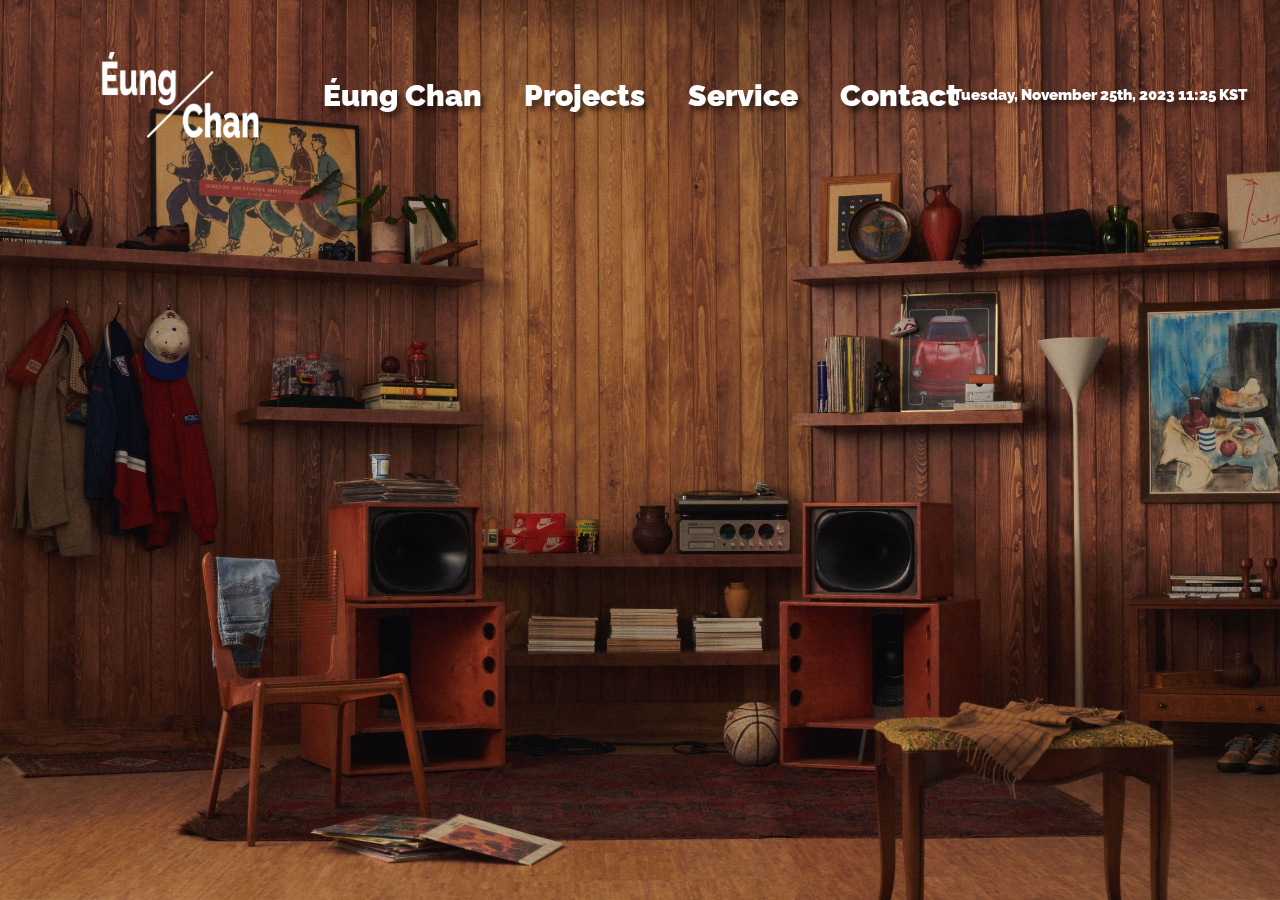
<file: index.html>
<!DOCTYPE html>
<html lang="en">

<head>
  <meta charset="UTF-8">
  <meta name="viewport" content="width=device-width, initial-scale=1.0">
  <title>Éung Chan</title>
  <link rel="stylesheet" href="css/main.css">
</head>

<body>
  <nav class="navi">
    <div class="navi2">
      <h1 class="logo"><a href="index.html">
          <img class="logo_image" src="images/logo/logo_white.png" alt=""></a>
      </h1>
      <ul class="menu_list">
        <li class="menu_1"><a class="menu_btn_1" href="eungchan.html">Éung Chan</a></li>
        <li class="menu_2"><a class="menu_btn_2" href="project1_23fw.html">Projects</a>
          <ul class="projects_list">
            <li class="projects"><a class="sub_menu" href="project1_23fw.html">2023 FW</a></li>
            <li class="projects"><a class="sub_menu" href="project2_23ss.html">2023 SS</a></li>
            <li class="projects"><a class="sub_menu" href="project3_22fw.html">2022 FW</a></li>
          </ul>
        <li class="menu_3"><a class="menu_btn_3" href="service.html">Service</a></li>
        <li class="menu_4"><a class="menu_btn_4" href="contact.html">Contact</a></li>
      </ul>
      <p class="time"><a href="">Tuesday, November 25th, 2023 11:25 KST</a></p>
    </div>
  </nav>
</body>

</html>
</file>
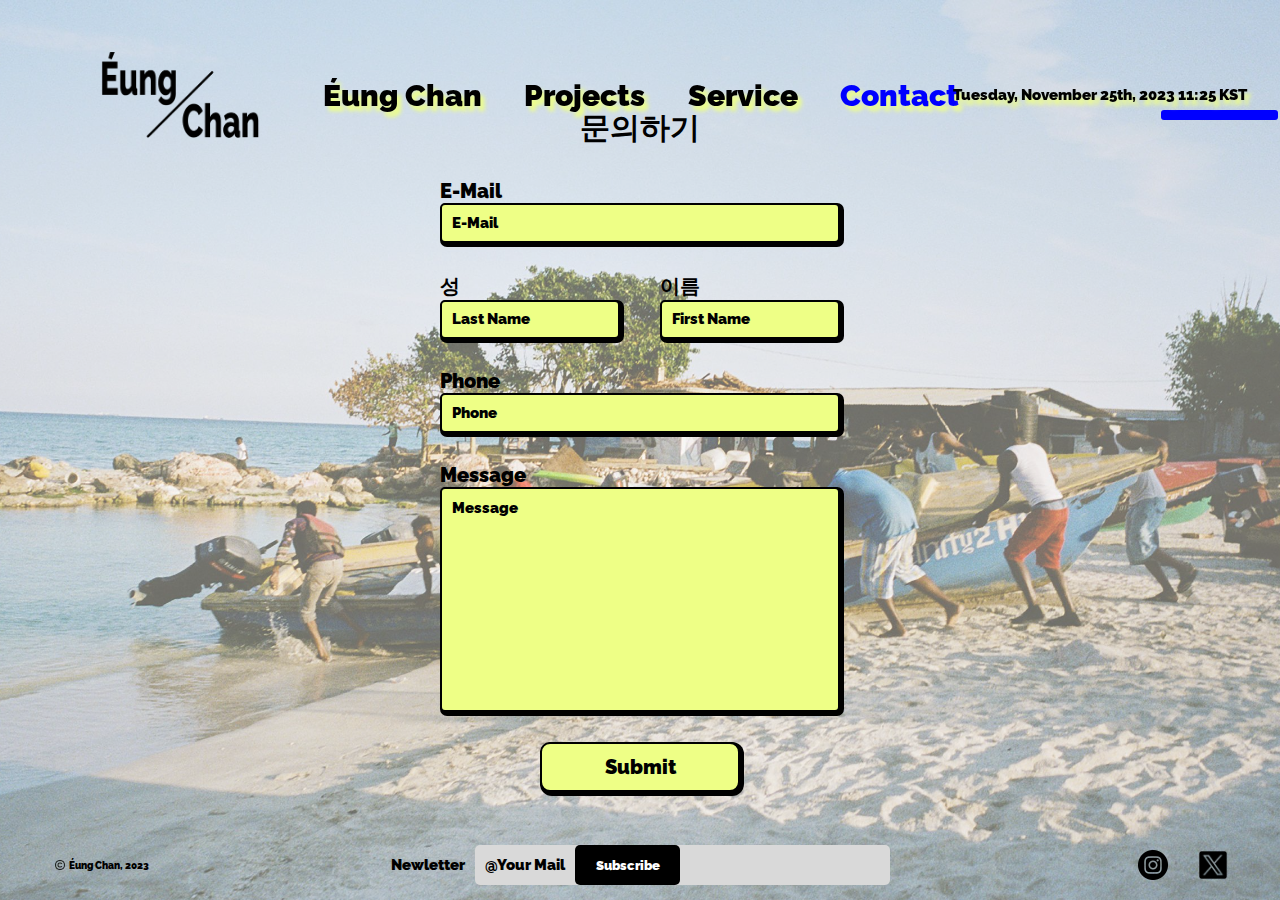
<file: contact.html>
<!DOCTYPE html>
<html lang="en">

<head>
  <meta charset="UTF-8">
  <meta name="viewport" content="width=device-width, initial-scale=1.0">
  <title>Éung Chan</title>
  <link rel="stylesheet" href="css/contact.css">
</head>

<body>
  <nav class="navi">
    <div class="navi2">
      <h1 class="logo"><a href="index.html">
          <img class="logo_image" src="images/logo/logo.png" alt=""></a>
      </h1>
      <ul class="menu_list">
        <li class="menu_1"><a class="menu_btn_1" href="eungchan.html">Éung Chan</a></li>
        <li class="menu_2"><a class="menu_btn_2" href="project1_23fw.html">Projects</a>
          <ul class="projects_list">
            <li class="projects"><a class="sub_menu" href="project1_23fw.html">2023 FW</a></li>
            <li class="projects"><a class="sub_menu" href="project2_23ss.html">2023 SS</a></li>
            <li class="projects"><a class="sub_menu" href="project3_22fw.html">2022 FW</a></li>
        </li>
      </ul>
      <li class="menu_3"><a class="menu_btn_3" href="service.html">Service</a></li>
      <li class="menu_4"><a class="menu_btn_4" href="contact.html">Contact</a></li>
      <span class="line"></span>
      </ul>
      <p class="time"><a href="">Tuesday, November 25th, 2023 11:25 KST</a></p>
    </div>
  </nav>
  <section>
    <div class="inquiry">
      <p>문의하기</p>
      <form action="" class="email">
        <div class="input-wrapper">
          <label class="email" for="email">E-Mail</label>
          <input class="email" type="email" id="text" placeholder="E-Mail" required>
        </div>
      </form>
      <div class="fullname">
        <form action="" class="lastname">
          <div class="input-wrapper">
            <label for="text">성</label>
            <input class="lastname" type="text" id="text" placeholder="Last Name" required>
          </div>
        </form>
        <form action="" class="firstname">
          <div class="input-wrapper">
            <label for="text">이름</label>
            <input class="firstname" type="text" id="text" placeholder="First Name" required>
          </div>
        </form>
      </div>
      <form action="" class="phone">
        <div class="input-wrapper">
          <label for="text">Phone</label>
          <input class="phone" type="text" id="text" placeholder="Phone" required>
        </div>
      </form>
      </form>
      <form action="" class="message">
        <div class="input-wrapper">
          <label for="textarea">Message</label>
          <textarea id="textarea" placeholder="Message"></textarea>
        </div>
      </form>
      <button class="submit"><a class="submit" href="">Submit</a></button>
    </div>
  </section>
  <footer>
    <div class="copyright">
      <img class="copyright_image" src="images/icon/copyright.png" alt="">
      <p class="copyright_copyright">Éung Chan, 2023</p>
    </div>
    <div class="mail">
      <p class="newletter">Newletter</p>
      <form action="" class="form"><a class="subscribe" href="#">
          <div class="input-wrapper">
            <label for="email"></label>
            <input class="yourmail" type="email" id="#email" placeholder="@Your Mail" required>
          </div>
      </form>
      <button class="subscribe_btn">Subscribe</button>
      </a>
    </div>
    <div class="sns_icon">
      <figure class="sns_icon_list">
        <a href=""><img class="instagram_icon" src="images/icon/instagram_logo.png" alt=""></a>
      </figure>
      <figure class="sns_icon_list">
        <a href=""><img class="x_icon" src="images/icon/x_logo.png" alt=""></a>
      </figure>
    </div>
  </footer>
</body>

</html>
</file>
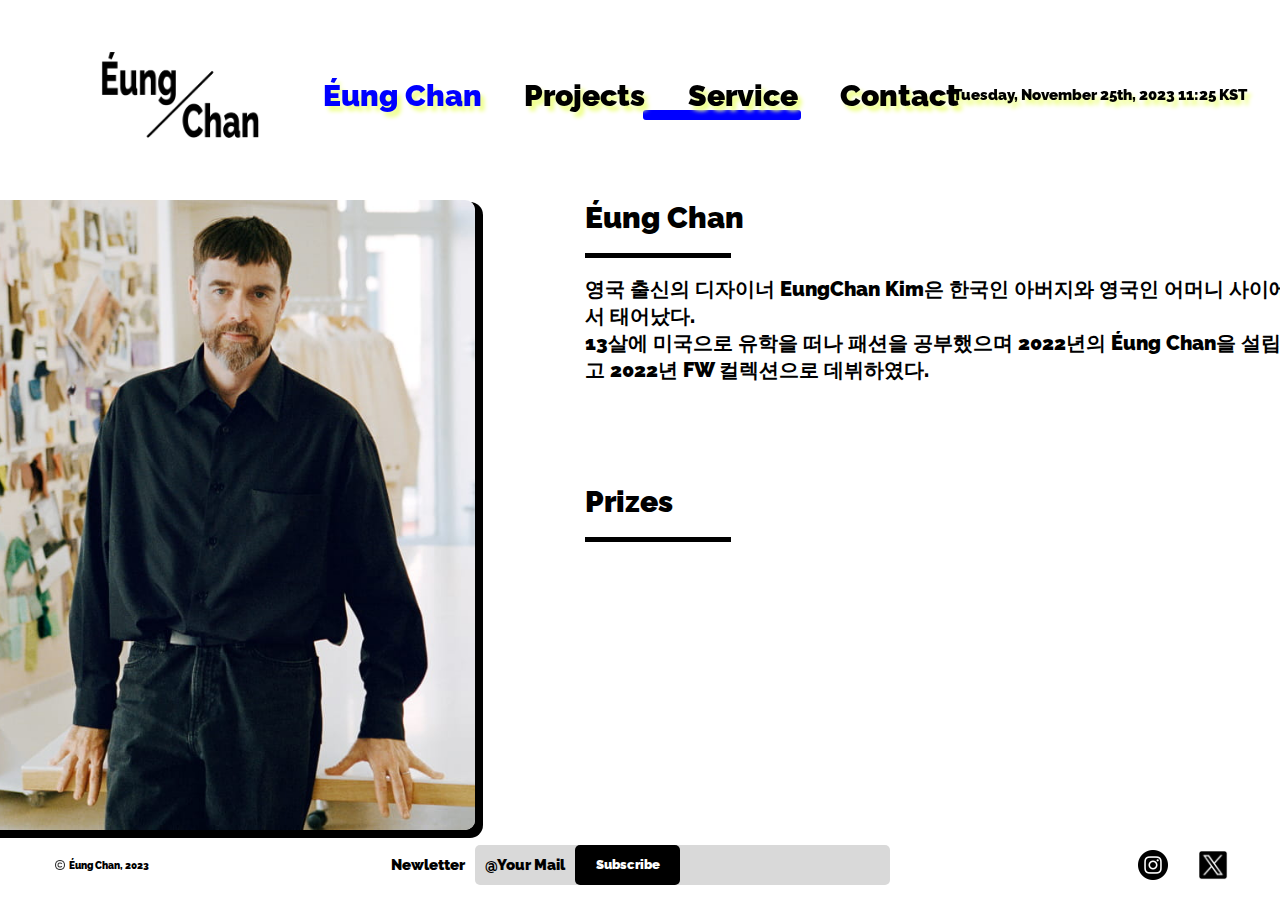
<file: eungchan_sub.html>
<!DOCTYPE html>
<html lang="en">

<head>
  <meta charset="UTF-8">
  <meta name="viewport" content="width=device-width, initial-scale=1.0">
  <title>Éung Chan</title>
  <link rel="stylesheet" href="css/eungchan_sub.css">
</head>

<body>
  <nav class="navi">
    <div class="navi2">
      <h1 class="logo"><a href="index.html">
          <img class="logo_image" src="images/logo/logo.png" alt=""></a>
      </h1>
      <ul class="menu_list">
        <li class="menu_1"><a class="menu_btn_1" href="eungchan.html">Éung Chan</a></li>
        <span class="line"></span>
        <li class="menu_2"><a class="menu_btn_2" href="project1_23fw.html">Projects</a>
          <ul class="projects_list">
            <li class="projects"><a class="sub_menu" href="project1_23fw.html">2023 FW</a></li>
            <li class="projects"><a class="sub_menu" href="project2_23ss.html">2023 SS</a></li>
            <li class="projects"><a class="sub_menu" href="project3_22fw.html">2022 FW</a></li>
        </li>
      </ul>
      <li class="menu_3"><a class="menu_btn_3" href="service.html">Service</a></li>
      <li class="menu_4"><a class="menu_btn_4" href="contact.html">Contact</a></li>
      </ul>
      <p class="time"><a href="">Tuesday, November 25th, 2023 11:25 KST</a></p>
    </div>
  </nav>
  <section>
    <div class="info">
      <figure class="info_info">
        <img class="info_image" src="images/eungchan/character.jpg" alt="">
      </figure>
      <div class="write">
        <div class="info_write">
          <p class="title">Éung Chan</p>
          <p class="line_line"></p>
          <p class="sub_title">영국 출신의 디자이너 EungChan Kim은 한국인 아버지와 영국인 어머니 사이에서 태어났다.<br>13살에 미국으로 유학을 떠나 패션을 공부했으며
            2022년의 Éung Chan을 설립하고 2022년 FW 컬렉션으로 데뷔하였다.</p>
        </div>
        <div class="award">
          <p class="title">Prizes</p>
          <p class="line_line"></p>
          <p class="sub_title"></p>
        </div>
      </div>
    </div>
  </section>
  <footer>
    <div class="copyright">
      <img class="copyright_image" src="images/icon/copyright.png" alt="">
      <p class="copyright_copyright">Éung Chan, 2023</p>
    </div>
    <div class="mail">
      <p class="newletter">Newletter</p>
      <form action="" class="form"><a class="subscribe" href="#">
          <div class="input-wrapper">
            <label for="email"></label>
            <input type="email" id="#email" placeholder="@Your Mail" required>
          </div>
      </form>
      <span class="subscribe_btn">Subscribe</span>
      </a>
    </div>
    <div class="sns_icon">
      <figure class="sns_icon_list">
        <a href="#"><img class="instagram_icon" src="images/icon/instagram_logo.png" alt=""></a>
      </figure>
      <figure class="sns_icon_list">
        <a href="#"><img class="x_icon" src="images/icon/x_logo.png" alt=""></a>
      </figure>
    </div>
  </footer>
</body>

</html>
</file>
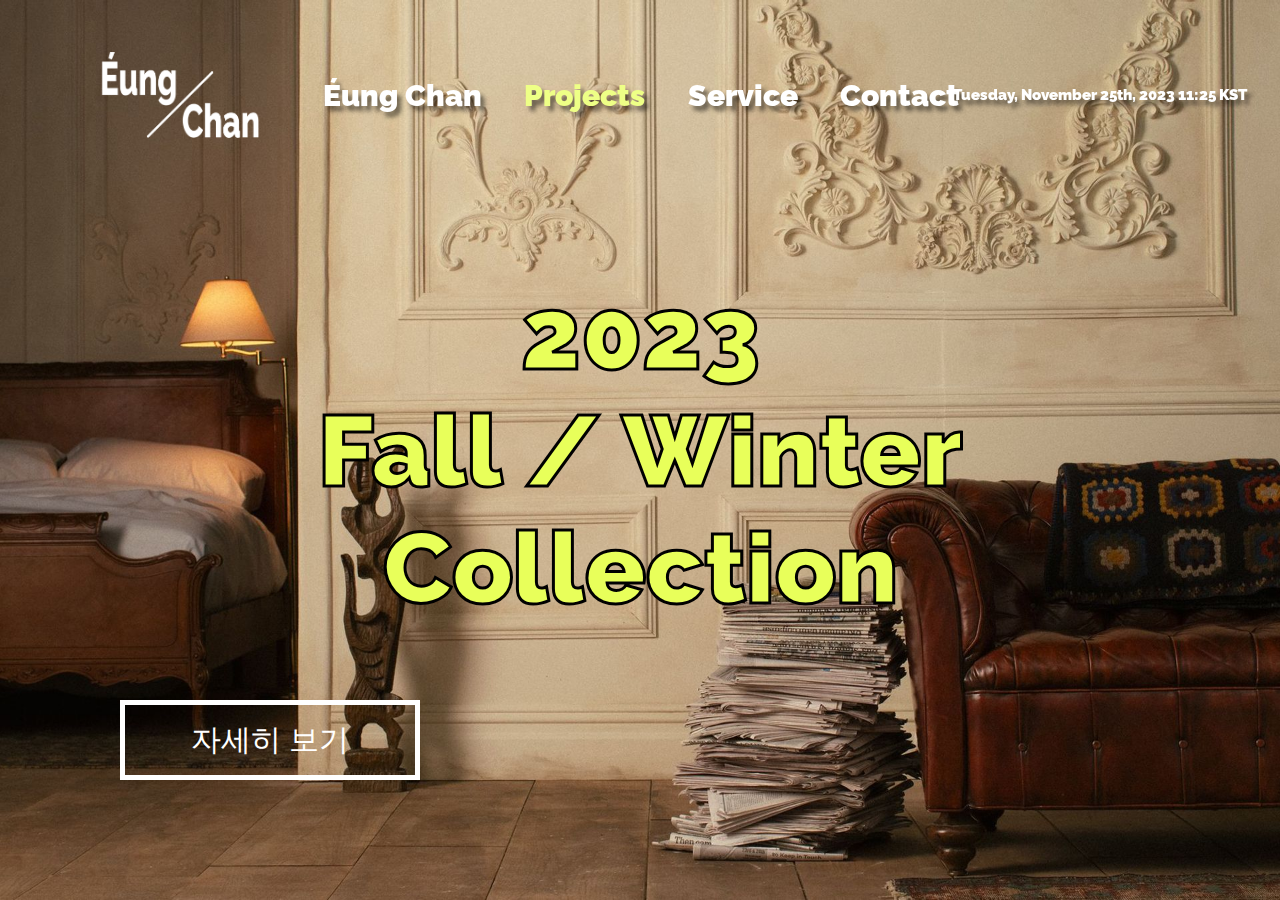
<file: project1_23fw.html>
<!DOCTYPE html>
<html lang="en">

<head>
  <meta charset="UTF-8">
  <meta name="viewport" content="width=device-width, initial-scale=1.0">
  <title>Éung Chan</title>
  <link rel="stylesheet" href="css/project1_23fw.css">
</head>

<body>
  <nav class="navi">
    <div class="navi2">
      <h1 class="logo"><a href="index.html">
          <img class="logo_image" src="images/logo/logo_white.png" alt=""></a>
      </h1>
      <ul class="menu_list">
        <li class="menu_1"><a class="menu_btn_1" href="eungchan.html">Éung Chan</a></li>
        <span class="line"></span>
        <li class="menu_2"><a class="menu_btn_2" href="project1_23fw.html">Projects</a>
          <ul class="projects_list">
            <li class="projects"><a class="sub_menu" href="project1_23fw.html">2023 FW</a></li>
            <li class="projects"><a class="sub_menu" href="project2_23ss.html">2023 SS</a></li>
            <li class="projects"><a class="sub_menu" href="project3_22fw.html">2022 FW</a></li>
        </li>
      </ul>
      <li class="menu_3"><a class="menu_btn_3" href="service.html">Service</a></li>
      <li class="menu_4"><a class="menu_btn_4" href="contact.html">Contact</a></li>
      </ul>
      <p class="time"><a href="">Tuesday, November 25th, 2023 11:25 KST</a></p>
    </div>
  </nav>
  <section class="first_section">
    <div class="main_word">
      <p class="eungchan_word"><a class="eungchan" href="project1_23fw_sub.html">2023<br>Fall / Winter Collection</a>
      </p>
    </div>
  </section>
  <div class="box"><a class="23fw" href="project1_23fw_sub.html">
      <span class="box_box">자세히 보기</span>
    </a></div>
</body>

</html>
</file>
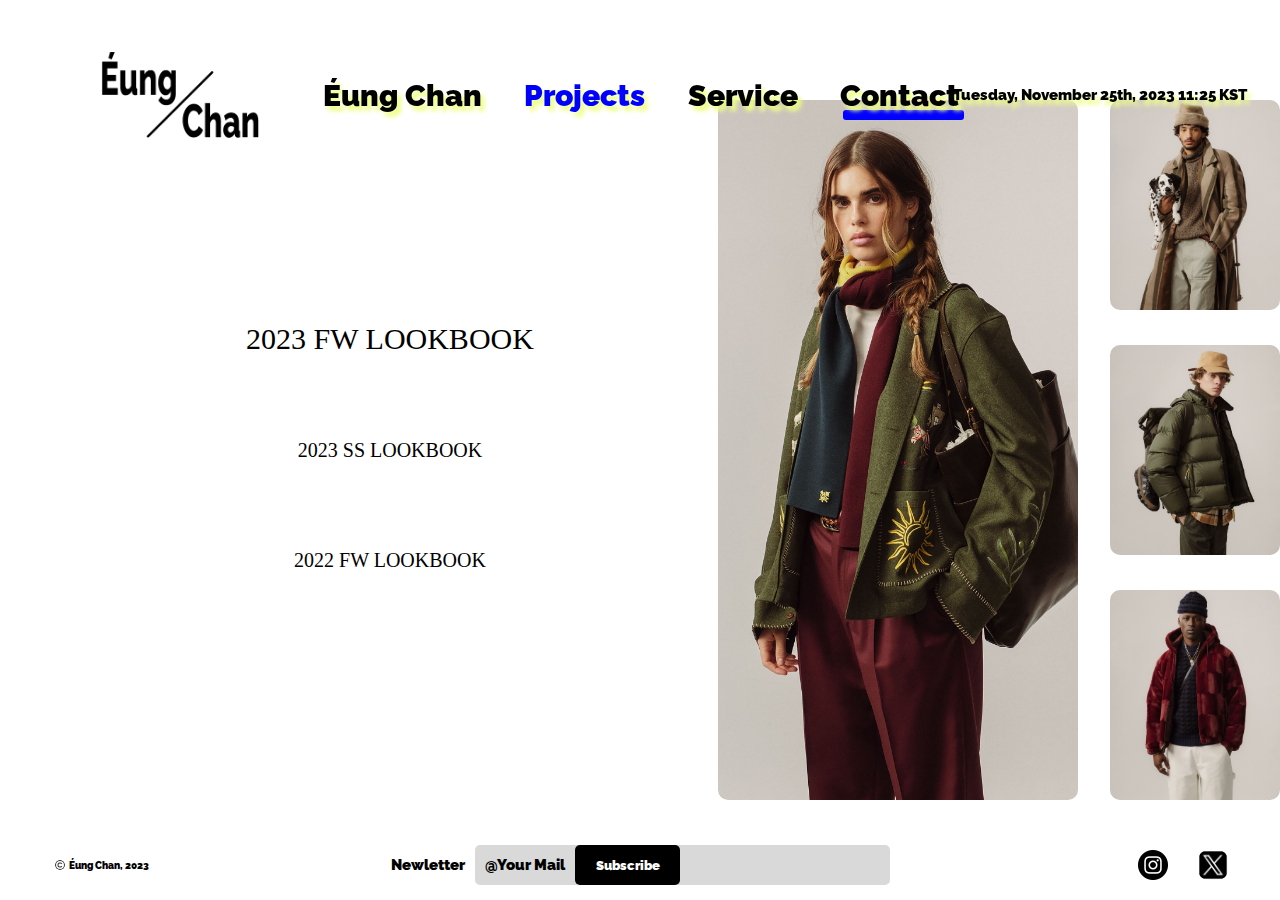
<file: project1_23fw_sub.html>
<!DOCTYPE html>
<html lang="en">

<head>
  <meta charset="UTF-8">
  <meta name="viewport" content="width=device-width, initial-scale=1.0">
  <title>Éung Chan</title>
  <link rel="stylesheet" href="css/project1_23fw_sub.css">
</head>

<body>
  <nav class="navi">
    <span class="line"></span>
    <div class="navi2">
      <h1 class="logo"><a href="index.html">
          <img class="logo_image" src="images/logo/logo.png" alt=""></a>
      </h1>
      <ul class="menu_list">
        <li class="menu_1"><a class="menu_btn_1" href="eungchan.html">Éung Chan</a></li>
        <li class="menu_2"><a class="menu_btn_2" href="project1_23fw.html">Projects</a>
          <ul class="projects_list">
            <li class="projects"><a class="sub_menu" href="project1_23fw.html">2023 FW</a></li>
            <li class="projects"><a class="sub_menu" href="project2_23ss.html">2023 SS</a></li>
            <li class="projects"><a class="sub_menu" href="project3_22fw.html">2022 FW</a></li>
        </li>
      </ul>
      <li class="menu_3"><a class="menu_btn_3" href="service.html">Service</a></li>
      <li class="menu_4"><a class="menu_btn_4" href="contact.html">Contact</a></li>
      </ul>
      <p class="time"><a href="">Tuesday, November 25th, 2023 11:25 KST</a></p>
    </div>
  </nav>
  <section class="look">
    <div class="look_look">
      <div class="lookbook">
        <p class="lookbook_btn"><a class="lookbook_btn_btn" href="project1_23fw_sub.html">2023 FW LOOKBOOK</a></p>
        <p class="lookbook_btn"><a class="lookbook_btn_btn" href="project2_23ss_sub.html">2023 SS LOOKBOOK</a></p>
        <p class="lookbook_btn"><a class="lookbook_btn_btn" href="project3_22fw_sub.html">2022 FW LOOKBOOK</a></p>
      </div>
      <div class="lookbook_images">
        <div class="lookbook_images_images">
          <img src="images/projects/23fw/23fw_1.jpg" alt="">
        </div>
        <div class="lookbook_images_images">
          <img src="images/projects/23fw/23fw_2.jpg" alt="">
        </div>
        <div class="lookbook_images_images">
          <img src="images/projects/23fw/23fw_3.jpg" alt="">
        </div>
        <div class="lookbook_images_images">
          <img src="images/projects/23fw/23fw_4.jpg" alt="">
        </div>
        <div class="lookbook_images_images">
          <img src="images/projects/23fw/23fw_5.jpg" alt="">
        </div>
        <div class="lookbook_images_images">
          <img src="images/projects/23fw/23fw_6.jpg" alt="">
        </div>
        <div class="lookbook_images_images">
          <img src="images/projects/23fw/23fw_7.jpg" alt="">
        </div>
        <div class="lookbook_images_images">
          <img src="images/projects/23fw/23fw_8.jpg" alt="">
        </div>
        <div class="lookbook_images_images">
          <img src="images/projects/23fw/23fw_9.jpg" alt="">
        </div>
        <div class="lookbook_images_images">
          <img src="images/projects/23fw/23fw_10.jpg" alt="">
        </div>
      </div>
    </div>
  </section>
  <footer>
    <div class="copyright">
      <img class="copyright_image" src="images/icon/copyright.png" alt="">
      <p class="copyright_copyright">Éung Chan, 2023</p>
    </div>
    <div class="mail">
      <p class="newletter">Newletter</p>
      <form action="" class="form"><a class="subscribe" href="">
          <div class="input-wrapper">
            <label for="email"></label>
            <input type="email" id="#email" placeholder="@Your Mail" required>
          </div>
      </form>
      <button class="subscribe_btn">Subscribe</button>
      </a>
    </div>
    <div class="sns_icon">
      <figure class="sns_icon_list">
        <a href=""><img class="instagram_icon" src="images/icon/instagram_logo.png" alt=""></a>
      </figure>
      <figure class="sns_icon_list">
        <a href=""><img class="x_icon" src="images/icon/x_logo.png" alt=""></a>
      </figure>
    </div>
  </footer>
</body>

</html>
</file>
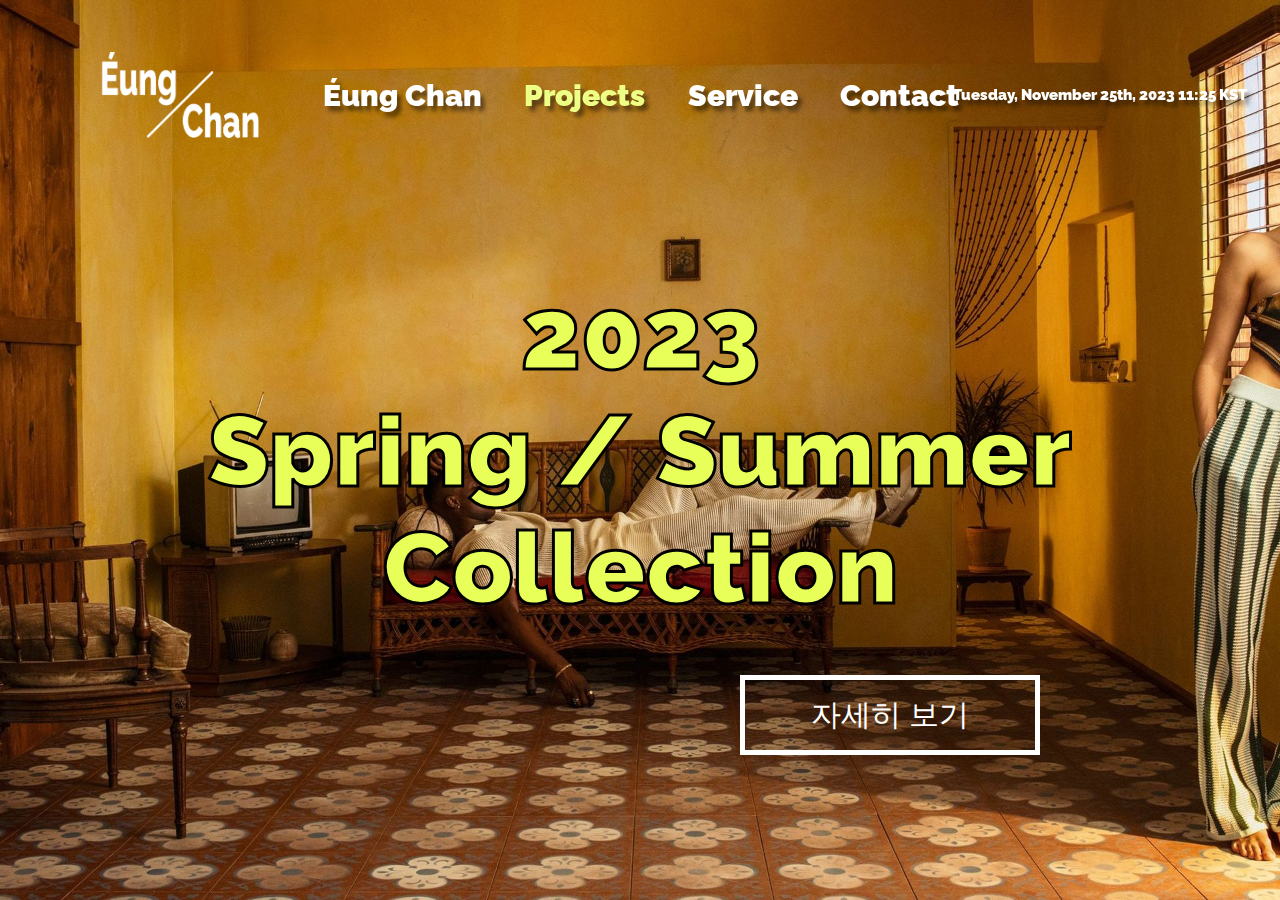
<file: project2_23ss.html>
<!DOCTYPE html>
<html lang="en">

<head>
  <meta charset="UTF-8">
  <meta name="viewport" content="width=device-width, initial-scale=1.0">
  <title>Éung Chan</title>
  <link rel="stylesheet" href="css/project2_23ss.css">
</head>

<body>
  <header>
    <nav class="navi">
      <div class="navi2">
        <h1 class="logo"><a href="index.html">
            <img class="logo_image" src="images/logo/logo_white.png" alt=""></a>
        </h1>
        <ul class="menu_list">
          <li class="menu_1"><a class="menu_btn_1" href="eungchan.html">Éung Chan</a></li>
          <span class="line"></span>
          <li class="menu_2"><a class="menu_btn_2" href="project1_23fw.html">Projects</a>
            <ul class="projects_list">
              <li class="projects"><a class="sub_menu" href="project1_23fw.html">2023 FW</a></li>
              <li class="projects"><a class="sub_menu" href="project2_23ss.html">2023 SS</a></li>
              <li class="projects"><a class="sub_menu" href="project3_22fw.html">2022 FW</a></li>
          </li>
        </ul>
        <li class="menu_3"><a class="menu_btn_3" href="service.html">Service</a></li>
        <li class="menu_4"><a class="menu_btn_4" href="contact.html">Contact</a></li>
        </ul>
        <p class="time"><a href="">Tuesday, November 25th, 2023 11:25 KST</a></p>
      </div>
    </nav>
    <section class="first_section">
      <div class="main_word">
        <p class="eungchan_word"><a class="eungchan" href="project2_23ss_sub.html">2023<br>Spring / Summer
            Collection</a>
        </p>
      </div>
    </section>
    <div class="box"><a class="23ss" href="project2_23ss_sub.html">
        <span class="box_box">자세히 보기</span>
      </a></div>
  </header>

</body>

</html>
</file>
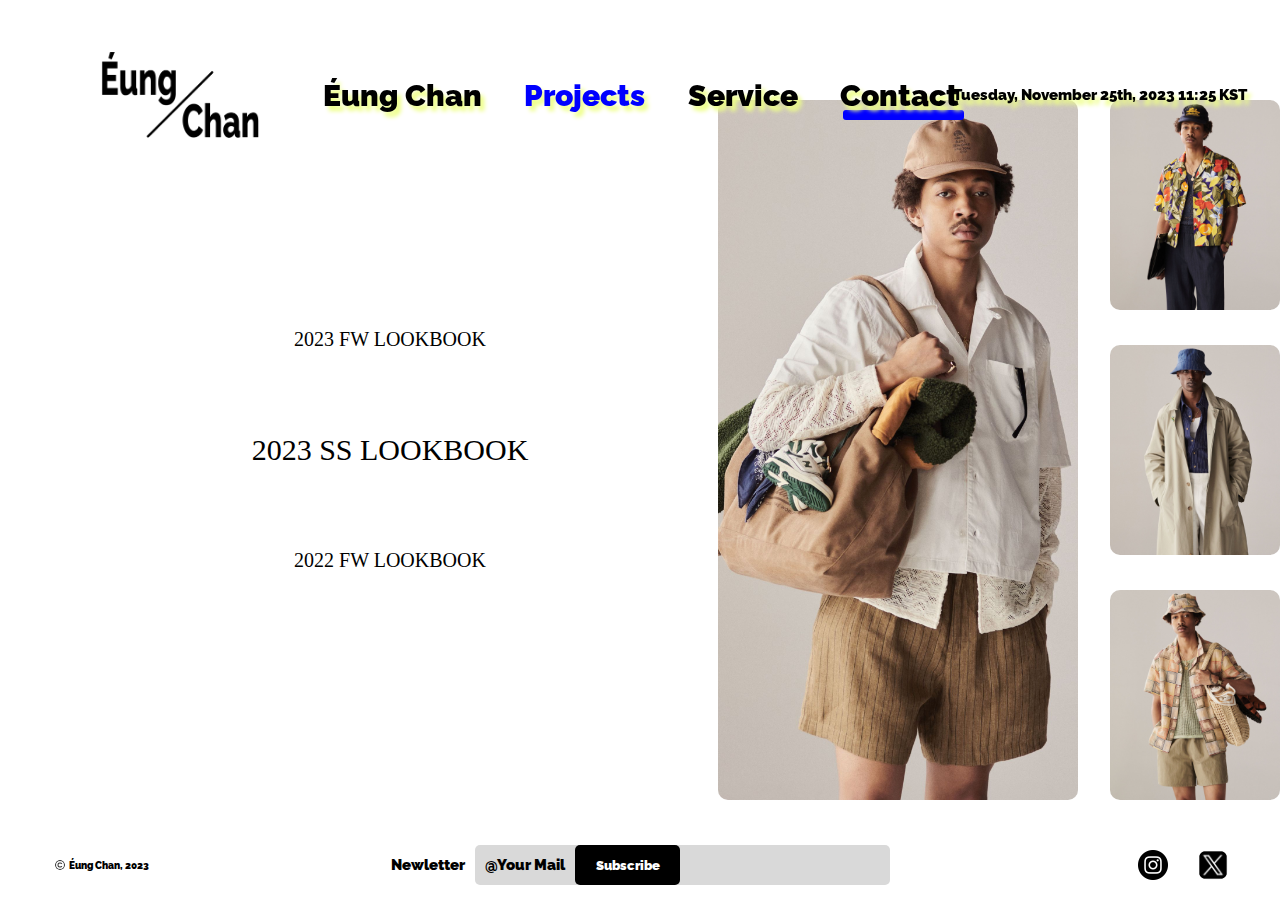
<file: project2_23ss_sub.html>
<!DOCTYPE html>
<html lang="en">

<head>
  <meta charset="UTF-8">
  <meta name="viewport" content="width=device-width, initial-scale=1.0">
  <title>Éung Chan</title>
  <link rel="stylesheet" href="css/project2_23ss_sub.css">
</head>

<body>
  <nav class="navi">
    <div class="navi2">
      <h1 class="logo"><a href="index.html">
          <img class="logo_image" src="images/logo/logo.png" alt=""></a>
      </h1>
      <ul class="menu_list">
        <li class="menu_1"><a class="menu_btn_1" href="main.html">Éung Chan</a></li>
        <span class="line"></span>
        <li class="menu_2"><a class="menu_btn_2" href="project1_23fw.html">Projects</a>
          <ul class="projects_list">
            <li class="projects"><a class="sub_menu" href="project1_23fw.html">2023 FW</a></li>
            <li class="projects"><a class="sub_menu" href="project2_23ss.html">2023 SS</a></li>
            <li class="projects"><a class="sub_menu" href="project3_22fw.html">2022 FW</a></li>
        </li>
      </ul>
      <li class="menu_3"><a class="menu_btn_3" href="service.html">Service</a></li>
      <li class="menu_4"><a class="menu_btn_4" href="contact.html">Contact</a></li>
      </ul>
      <p class="time"><a href="">Tuesday, November 25th, 2023 11:25 KST</a></p>
    </div>
  </nav>
  <section class="look">
    <div class="lookbook">
      <p class="lookbook_btn"><a class="lookbook_btn_btn" href="project1_23fw_sub.html">2023 FW LOOKBOOK</a></p>
      <p class="lookbook_btn"><a class="lookbook_btn_btn" href="project2_23ss_sub.html">2023 SS LOOKBOOK</a></p>
      <p class="lookbook_btn"><a class="lookbook_btn_btn" href="project3_22fw_sub.html">2022 FW LOOKBOOK</a></p>
    </div>
    <div class="lookbook_images">
      <div class="lookbook_images_images">
        <img src="images/projects/23ss/23ss_1.jpg" alt="">
      </div>
      <div class="lookbook_images_images">
        <img src="images/projects/23ss/23ss_2.jpg" alt="">
      </div>
      <div class="lookbook_images_images">
        <img src="images/projects/23ss/23ss_3.jpg" alt="">
      </div>
      <div class="lookbook_images_images">
        <img src="images/projects/23ss/23ss_4.jpg" alt="">
      </div>
      <div class="lookbook_images_images">
        <img src="images/projects/23ss/23ss_5.jpg" alt="">
      </div>
      <div class="lookbook_images_images">
        <img src="images/projects/23ss/23ss_6.jpg" alt="">
      </div>
      <div class="lookbook_images_images">
        <img src="images/projects/23ss/23ss_7.jpg" alt="">
      </div>
      <div class="lookbook_images_images">
        <img src="images/projects/23ss/23ss_8.jpg" alt="">
      </div>
      <div class="lookbook_images_images">
        <img src="images/projects/23ss/23ss_9.jpg" alt="">
      </div>
      <div class="lookbook_images_images">
        <img src="images/projects/23ss/23ss_10.jpg" alt="">
      </div>
    </div>
  </section>
  <footer>
    <div class="copyright">
      <img class="copyright_image" src="images/icon/copyright.png" alt="">
      <p class="copyright_copyright">Éung Chan, 2023</p>
    </div>
    <div class="mail">
      <p class="newletter">Newletter</p>
      <form action="" class="form"><a class="subscribe" href="#">
          <div class="input-wrapper">
            <label for="email"></label>
            <input type="email" id="#email" placeholder="@Your Mail" required>
          </div>
      </form>
      <button class="subscribe_btn">Subscribe</button>
      </a>
    </div>
    <div class="sns_icon">
      <figure class="sns_icon_list">
        <a href=""><img class="instagram_icon" src="images/icon/instagram_logo.png" alt=""></a>
      </figure>
      <figure class="sns_icon_list">
        <a href=""><img class="x_icon" src="images/icon/x_logo.png" alt=""></a>
      </figure>
    </div>
  </footer>
</body>

</html>
</file>
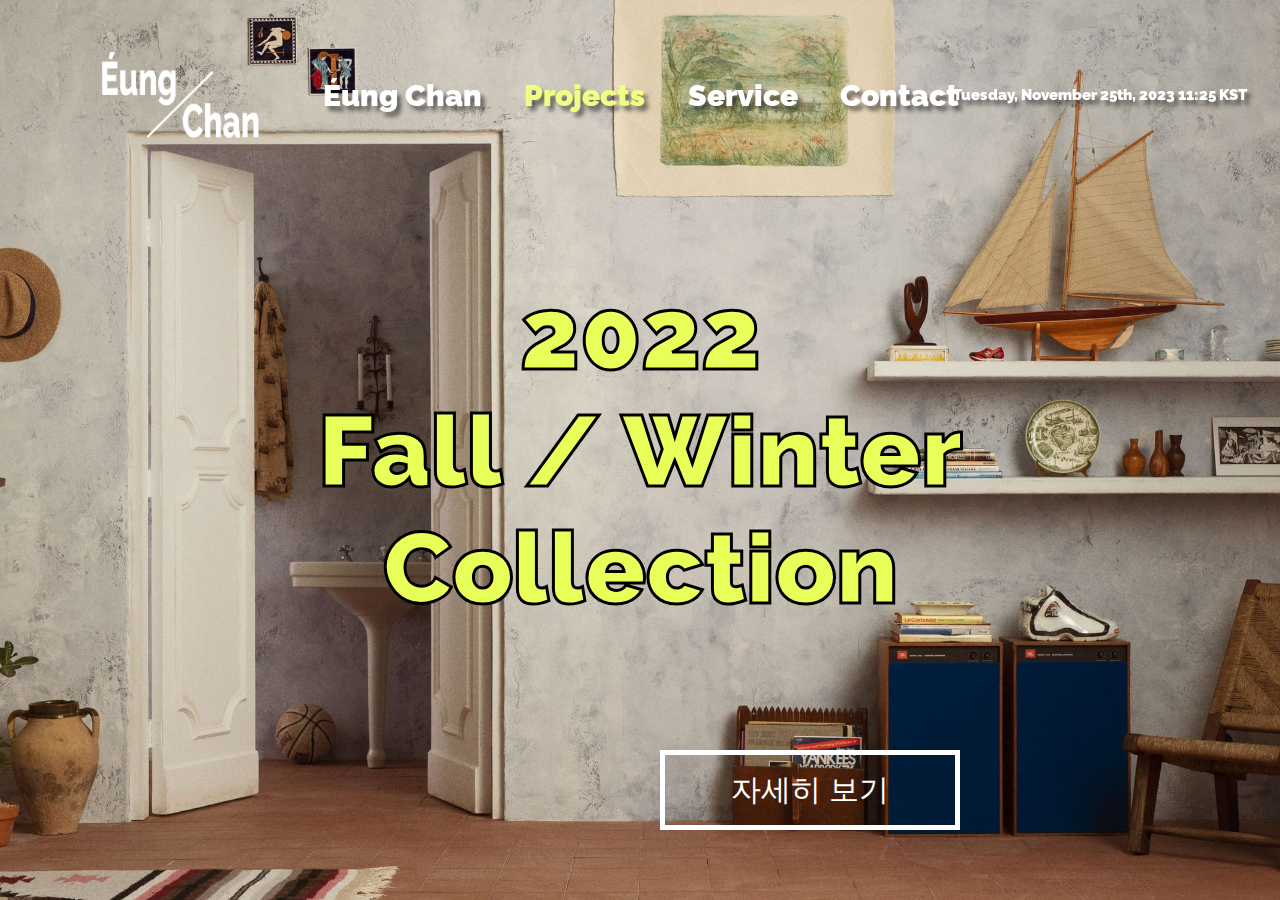
<file: project3_22fw.html>
<!DOCTYPE html>
<html lang="en">

<head>
  <meta charset="UTF-8">
  <meta name="viewport" content="width=device-width, initial-scale=1.0">
  <title>Éung Chan</title>
  <link rel="stylesheet" href="css/project3_22fw.css">
</head>

<body>
  <header>
    <nav class="navi">
      <div class="navi2">
        <h1 class="logo"><a href="index.html">
            <img class="logo_image" src="images/logo/logo_white.png" alt=""></a>
        </h1>
        <ul class="menu_list">
          <li class="menu_1"><a class="menu_btn_1" href="eungchan.html">Éung Chan</a></li>
          <span class="line"></span>
          <li class="menu_2"><a class="menu_btn_2" href="project1_23fw.html">Projects</a>
            <ul class="projects_list">
              <li class="projects"><a class="sub_menu" href="project1_23fw.html">2023 FW</a></li>
              <li class="projects"><a class="sub_menu" href="project2_23ss.html">2023 SS</a></li>
              <li class="projects"><a class="sub_menu" href="project3_22fw.html">2022 FW</a></li>
          </li>
        </ul>
        <li class="menu_3"><a class="menu_btn_3" href="service.html">Service</a></li>
        <li class="menu_4"><a class="menu_btn_4" href="contact.html">Contact</a></li>
        </ul>
        <p class="time"><a href="">Tuesday, November 25th, 2023 11:25 KST</a></p>
      </div>
    </nav>
    <section class="first_section">
      <div class="main_word">
        <p class="eungchan_word"><a class="eungchan" href="project3_22fw_sub.html">2022<br>Fall / Winter Collection</a>
        </p>
      </div>
    </section>
    <div class="box"><a class="23fw" href="project3_22fw_sub.html">
        <span class="box_box">자세히 보기</span>
      </a></div>
  </header>
</body>

</html>
</file>
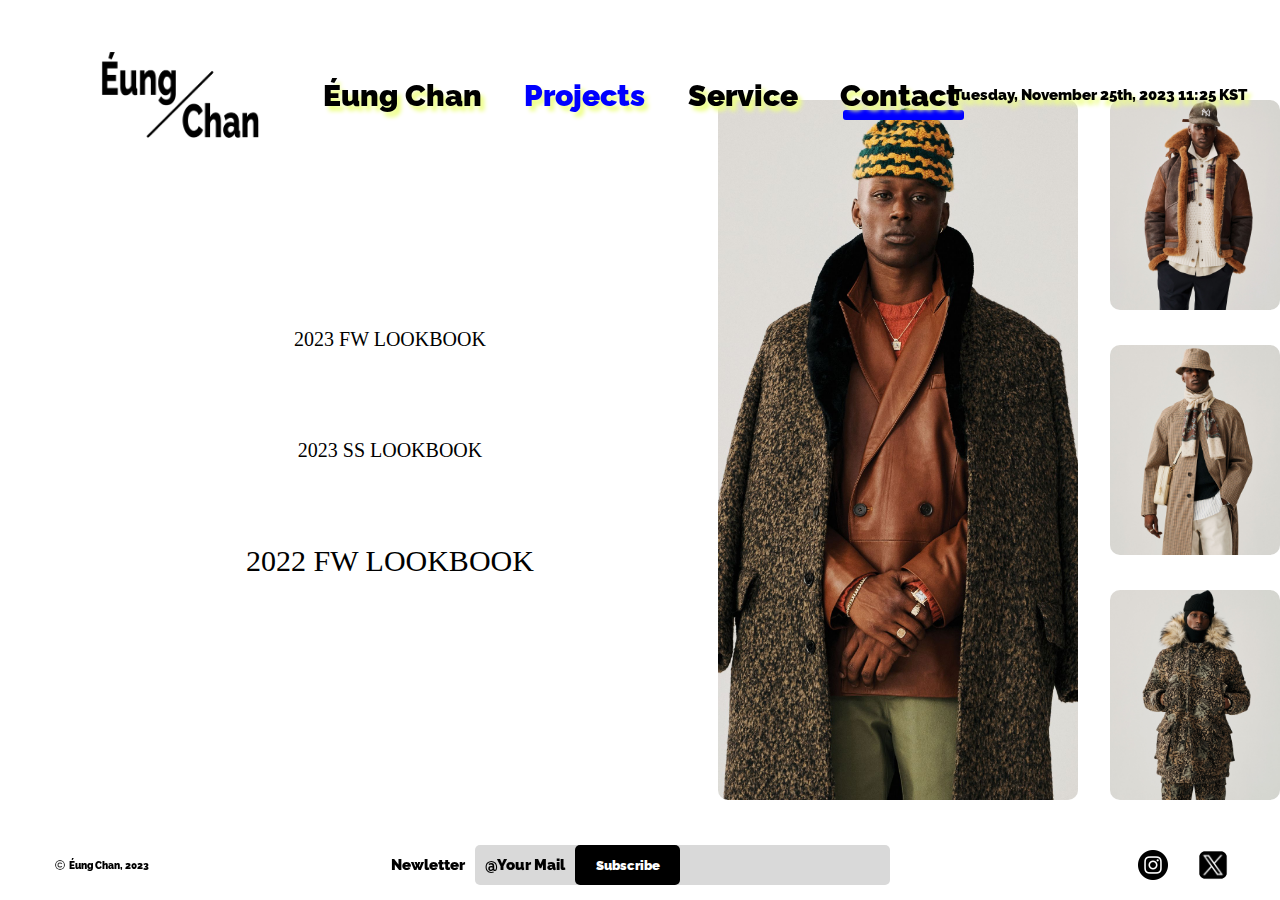
<file: project3_22fw_sub.html>
<!DOCTYPE html>
<html lang="en">

<head>
  <meta charset="UTF-8">
  <meta name="viewport" content="width=device-width, initial-scale=1.0">
  <title>Éung Chan</title>
  <link rel="stylesheet" href="css/project3_22fw_sub.css">
</head>

<body>
  <nav class="navi">
    <div class="navi2">
      <h1 class="logo"><a href="index.html">
          <img class="logo_image" src="images/logo/logo.png" alt=""></a>
      </h1>
      <ul class="menu_list">
        <li class="menu_1"><a class="menu_btn_1" href="eungchan.html">Éung Chan</a></li>
        <span class="line"></span>
        <li class="menu_2"><a class="menu_btn_2" href="project1_23fw.html">Projects</a>
          <ul class="projects_list">
            <li class="projects"><a class="sub_menu" href="project1_23fw_sub.html">2023 FW</a></li>
            <li class="projects"><a class="sub_menu" href="project2_23ss_sub.html">2023 SS</a></li>
            <li class="projects"><a class="sub_menu" href="project3_22fw_sub.html">2022 FW</a></li>
        </li>
      </ul>
      <li class="menu_3"><a class="menu_btn_3" href="service.html">Service</a></li>
      <li class="menu_4"><a class="menu_btn_4" href="contact.html">Contact</a></li>
      </ul>
      <p class="time"><a href="">Tuesday, November 25th, 2023 11:25 KST</a></p>
    </div>
  </nav>
  <section class="look">
    <div class="lookbook">
      <p class="lookbook_btn"><a class="lookbook_btn_btn" href="project1_23fw_sub.html">2023 FW LOOKBOOK</a></p>
      <p class="lookbook_btn"><a class="lookbook_btn_btn" href="project2_23ss_sub.html">2023 SS LOOKBOOK</a></p>
      <p class="lookbook_btn"><a class="lookbook_btn_btn" href="project3_22fw_sub.html">2022 FW LOOKBOOK</a></p>
    </div>
    <div class="lookbook_images">
      <div class="lookbook_images_images">
        <img class="22fw_image" src="images/projects/22fw/22fw_1.jpg" alt="">
      </div>
      <div class="lookbook_images_images">
        <img class="22fw_image" src="images/projects/22fw/22fw_2.jpg" alt="">
      </div>
      <div class="lookbook_images_images">
        <img class="22fw_image" src="images/projects/22fw/22fw_3.jpg" alt="">
      </div>
      <div class="lookbook_images_images">
        <img class="22fw_image" src="images/projects/22fw/22fw_4.jpg" alt="">
      </div>
      <div class="lookbook_images_images">
        <img class="22fw_image" src="images/projects/22fw/22fw_5.jpg" alt="">
      </div>
      <div class="lookbook_images_images">
        <img class="22fw_image" src="images/projects/22fw/22fw_6.jpg" alt="">
      </div>
      <div class="lookbook_images_images">
        <img class="22fw_image" src="images/projects/22fw/22fw_7.jpg" alt="">
      </div>
      <div class="lookbook_images_images">
        <img src="images/projects/22fw/22fw_8.jpg" alt="">
      </div>
      <div class="lookbook_images_images">
        <img class="22fw_image" src="images/projects/22fw/22fw_9.jpg" alt="">
      </div>
      <div class="lookbook_images_images">
        <img class="22fw_image" src="images/projects/22fw/22fw_10.jpg" alt="">
      </div>
    </div>
  </section>
  <footer>
    <div class="copyright">
      <img class="copyright_image" src="images/icon/copyright.png" alt="">
      <p class="copyright_copyright">Éung Chan, 2023</p>
    </div>
    <div class="mail">
      <p class="newletter">Newletter</p>
      <form action="" class="form"><a class="subscribe" href="#">
          <div class="input-wrapper">
            <label for="email"></label>
            <input type="email" id="#email" placeholder="@Your Mail" required>
          </div>
      </form>
      <button class="subscribe_btn">Subscribe</button>
      </a>
    </div>
    <div class="sns_icon">
      <figure class="sns_icon_list">
        <a href="#"><img class="instagram_icon" src="images/icon/instagram_logo.png" alt=""></a>
      </figure>
      <figure class="sns_icon_list">
        <a href="#"><img class="x_icon" src="images/icon/x_logo.png" alt=""></a>
      </figure>
    </div>
  </footer>
</body>

</html>
</file>
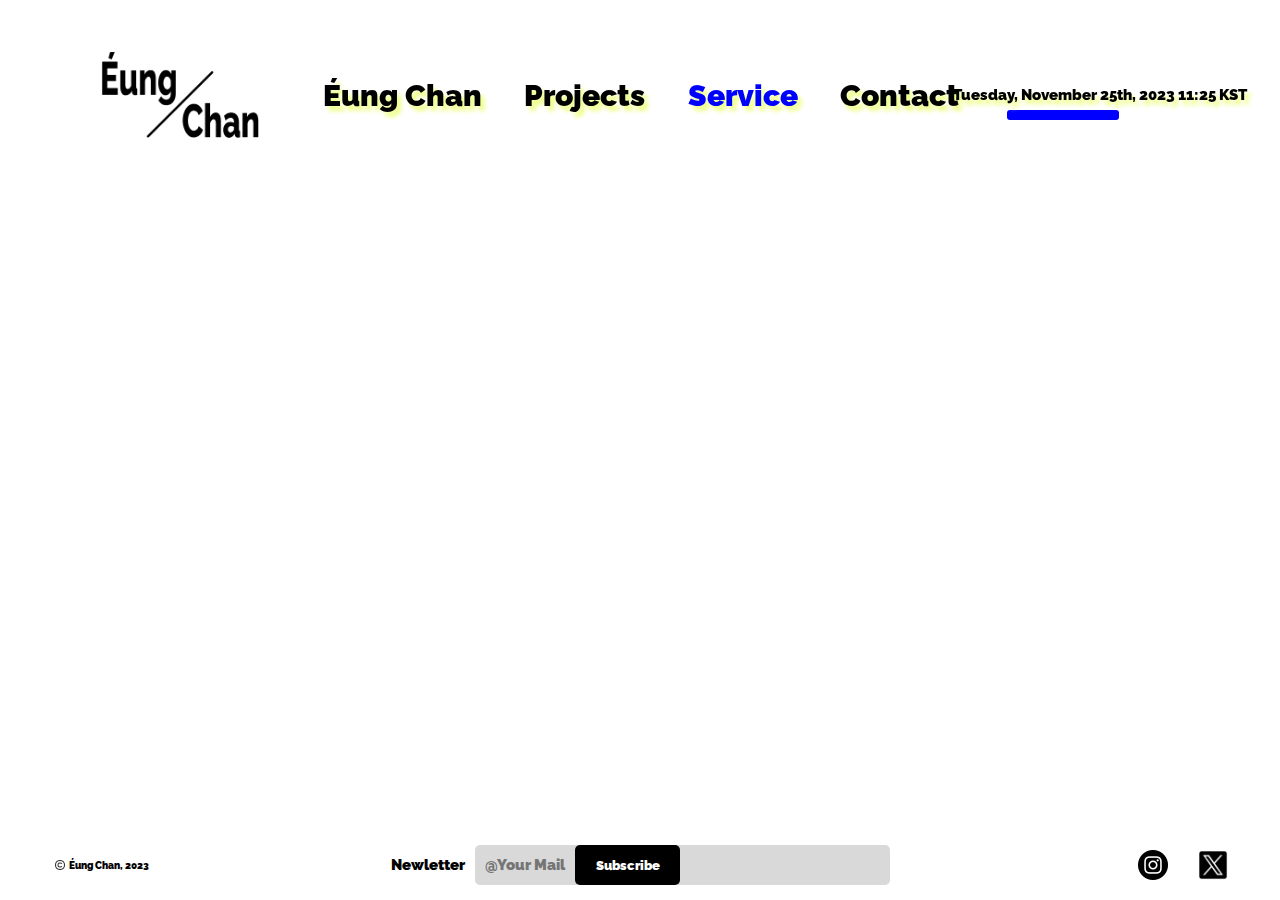
<file: service.html>
<!DOCTYPE html>
<html lang="en">

<head>
  <meta charset="UTF-8">
  <meta name="viewport" content="width=device-width, initial-scale=1.0">
  <title>Éung Chan</title>
  <link rel="stylesheet" href="css/service.css">
</head>

<body>
  <nav class="navi">
    <div class="navi2">
      <h1 class="logo"><a href="index.html">
          <img class="logo_image" src="images/logo/logo.png" alt=""></a>
      </h1>
      <ul class="menu_list">
        <li class="menu_1"><a class="menu_btn_1" href="eungchan.html">Éung Chan</a></li>
        <li class="menu_2"><a class="menu_btn_2" href="project1_23fw.html">Projects</a>
          <ul class="projects_list">
            <li class="projects"><a class="sub_menu" href="project1_23fw.html">2023 FW</a></li>
            <li class="projects"><a class="sub_menu" href="project2_23ss.html">2023 SS</a></li>
            <li class="projects"><a class="sub_menu" href="project3_22fw.html">2022 FW</a></li>
        </li>
      </ul>
      <li class="menu_3"><a class="menu_btn_3" href="service.html">Service</a>
      </li>
      <span class="line"></span>
      <li class="menu_4"><a class="menu_btn_4" href="contact.html">Contact</a></li>
      </ul>
      <p class="time"><a href="#">Tuesday, November 25th, 2023 11:25 KST</a></p>
    </div>
  </nav>
  <footer>
    <div class="copyright">
      <img class="copyright_image" src="images/icon/copyright.png" alt="">
      <p class="copyright_copyright">Éung Chan, 2023</p>
    </div>
    <div class="mail">
      <p class="newletter">Newletter</p>
      <form action="" class="form"><a class="subscribe" href="#">
          <div class="input-wrapper">
            <label for="email"></label>
            <input type="email" id="#email" placeholder="@Your Mail" required>
          </div>
      </form>
      <button class="subscribe_btn">Subscribe</button>
      </a>
    </div>
    <div class="sns_icon">
      <figure class="sns_icon_list">
        <a href=""><img class="instagram_icon" src="images/icon/instagram_logo.png" alt=""></a>
      </figure>
      <figure class="sns_icon_list">
        <a href=""><img class="x_icon" src="images/icon/x_logo.png" alt=""></a>
      </figure>
    </div>
  </footer>
</body>

</html>
</file>
<file: css/main.css>
@font-face {
  /* font-family: "futura";
  src: url(../font/futura-bold.woff); */
  font-family: "raleway";
  src: url(../font/raleway-black.woff);
}

* {
  margin: 0;
  padding: 0;
  box-sizing: border-box;
}

ul {
  list-style: none;
}

a {
  color: white;
  text-decoration: none;
}

body {
  width: 100%;
  height: 100vh;
  display: flex;
  background-image: url(../images/main/showroom.jpg);
  background-position: center;
  background-repeat: no-repeat;
  background-size: cover;
}

nav.navi {
  width: 100%;
  height: 110px;
  display: flex;
  justify-content: center;
  align-items: center;
  position: fixed;
  top: 40px;
}

div.navi2 {
  max-width: 1787px;
  height: 110px;
  display: flex;
  justify-content: center;
  align-items: center;
}

h1.logo {
  width: 160px;
  height: 100px;
  display: flex;
  justify-content: center;
  position: absolute;
  left: 100px;
}

img.logo_image {
  width: 160px;
  height: 110px;
  object-fit: contain;
}

ul.menu_list {
  width: 800px;
  height: 100%;
  display: flex;
  justify-content: center;
  align-items: center;
  color: #ffffff;
  font-size: 30px;
  /* font-family: 'Bungee Spice', sans-serif; */
  font-family: "raleway";
  font-weight: bold;
  gap: 42px;
  text-shadow: 4px 5px 4px rgba(0, 0, 0, 0.5);
}

.projects_list {
  width: 128px;
  height: 186px;
  display: flex;
  flex-direction: column;
  justify-content: center;
  align-items: center;
  position: absolute;
  left: 846px;
  top: 110px;
  gap: 40px;
  /* transform: translateY(0); */
  visibility: hidden;
  transition: all 1s;
  z-index: -100;
  opacity: 0;
}

.menu_2:hover .projects_list {
  visibility: visible;
  /* transform: translateY(0); */
  opacity: 1;
}

.menu_btn_1:hover {
  color: #eeff86;
}

.menu_btn_2:hover {
  color: #eeff86;
}

.menu_btn_3:hover {
  color: #eeff86;
}

.menu_btn_4:hover {
  color: #eeff86;
}

li.menu_3 {
  width: 112px;
  display: flex;
  justify-content: center;
  align-items: center;
}

li.menu_4 {
  width: 117px;
  display: flex;
  justify-content: center;
  align-items: center;
}

.projects {
  font-family: "raleway";
  font-size: 30px;
  font-weight: 900;
}

.sub_menu:hover {
  color: #eeff86;
  -webkit-text-stroke: 2px #000000;
}

p.time {
  display: flex;
  justify-content: center;
  align-items: center;
  font-size: 15px;
  font-family: "raleway";
  font-weight: 900;
  position: absolute;
  right: 33px;
  text-shadow: 4px 5px 4px rgba(0, 0, 0, 0.5);
}
</file>
<file: css/contact.css>
@font-face {
  /* font-family: "futura";
  src: url(../font/futura-bold.otf); */
  font-family: "raleway";
  src: url(../font/raleway-black.ttf);
  /* font-family: "raleway_regular";
  src: url(../font/raleway-regular.ttf); */
}

* {
  margin: 0;
  padding: 0;
  box-sizing: border-box;
}

ul {
  list-style: none;
}

a {
  color: #000000;
  text-decoration: none;
}

body {
  width: 100%;
  height: 100vh;
  display: flex;
  flex-direction: column;
  background-image: url(../images/contact/contact.jpg);
  background-position: center;
  background-repeat: no-repeat;
  background-size: cover;
  position: relative;
  isolation: isolate;
}

body::after {
  content: '';
  position: absolute;
  background: white;
  z-index: -1;
  inset: 0;
  opacity: 0.4;
}

nav.navi {
  width: 100%;
  height: 110px;
  display: flex;
  justify-content: center;
  align-items: center;
  position: fixed;
  top: 40px;
}

div.navi2 {
  max-width: 1787px;
  height: 110px;
  display: flex;
  justify-content: center;
  align-items: center;
}

h1.logo {
  width: 160px;
  height: 100px;
  display: flex;
  justify-content: center;
  position: absolute;
  left: 100px;
}

img.logo_image {
  width: 160px;
  height: 110px;
  object-fit: contain;
}

ul.menu_list {
  width: 800px;
  height: 100%;
  display: flex;
  justify-content: center;
  align-items: center;
  color: #ffffff;
  font-size: 30px;
  font-family: "raleway";
  font-weight: bold;
  gap: 42px;
  text-shadow: 4px 5px 4px #eeff86;
}

.projects_list {
  width: 128px;
  height: 186px;
  display: flex;
  flex-direction: column;
  justify-content: center;
  align-items: center;
  position: absolute;
  left: 846px;
  top: 110px;
  gap: 40px;
  /* transform: translateY(0); */
  visibility: hidden;
  transition: all 1s;
  z-index: -100;
  opacity: 0;
}

.menu_2:hover .projects_list {
  visibility: visible;
  /* transform: translateY(0); */
  opacity: 1;
}

.menu_btn_1:hover {
  color: #ffffff;
  -webkit-text-stroke: 2px #0000ff;
}

.menu_btn_2:hover {
  color: #ffffff;
  -webkit-text-stroke: 2px #0000ff;
}

.menu_btn_3:hover {
  color: #ffffff;
  -webkit-text-stroke: 2px #0000ff;
}

.menu_btn_4 {
  color: #0000ff;
}

.menu_btn_4:hover {
  color: #ffffff;
  -webkit-text-stroke: 2px #0000ff;
}

li.menu_3 {
  width: 112px;
  display: flex;
  justify-content: center;
  align-items: center;
  position: relative;
}

li.menu_4 {
  width: 117px;
  display: flex;
  justify-content: center;
  align-items: center;
}

.projects {
  font-family: "raleway";
  font-size: 30px;
  font-weight: 900;
}

.sub_menu:hover {
  color: #ffffff;
  -webkit-text-stroke: 2px #0000ff;
}

p.time {
  display: flex;
  justify-content: center;
  align-items: center;
  font-size: 15px;
  font-family: "raleway";
  font-weight: bold;
  position: absolute;
  right: 33px;
  text-shadow: 4px 5px 4px #eeff86;
}

span.line {
  width: 117px;
  height: 10px;
  display: block;
  display: flex;
  position: absolute;
  background-color: #0000ff;
  border-radius: 3px;
  top: 70px;
  left: 1161px;
  z-index: -100;
}

section {
  width: 100%;
  height: 100vh;
  display: flex;
  flex-direction: column;
  justify-content: center;
  align-items: center;
}

.inquiry {
  width: 405px;
  height: 719px;
  display: flex;
  flex-direction: column;
  justify-content: center;
  align-items: center;
  gap: 30px;
  /* border: solid 2px #000000; */
}

.inquiry>p {
  font-family: "raleway";
  font-size: 30px;
  font-weight: bold;
}

.input-wrapper {
  width: 100%;
  display: flex;
  flex-direction: column;
  font-family: "raleway";
  font-weight: bold;
  font-size: 20px;
}

form.email {
  resize: none;
  transition: all 0.5s ease-in-out;
}

form.email:hover {
  scale: 1.1;
}

div.fullname {
  width: 180px;
  display: flex;
  justify-content: center;
  align-items: center;
  gap: 40px;
}

form.lastname {
  width: 180px;
  display: flex;
  justify-content: center;
  align-items: center;
  gap: 40px;
  transition: all 0.5s ease-in-out;
}

form.lastname:hover {
  scale: 1.1;
}

form.firstname {
  width: 180px;
  display: flex;
  justify-content: center;
  align-items: center;
  gap: 40px;
  transition: all 0.5s ease-in-out;
}

form.firstname:hover {
  scale: 1.1;
}

form.phone {
  resize: none;
  transition: all 0.5s ease-in-out;
}

form.phone:hover {
  scale: 1.1;
}

input.email {
  width: 400px;
  height: 40px;
}

input.fullname {
  width: 180px;
  height: 40px;
}

input.phone {
  width: 400px;
  height: 40px;
}

textarea {
  width: 400px;
  height: 225px;
  border: solid 2px #000000;
  border-radius: 5px;
  box-shadow: 2px 2px 0 2px #000000;
  background-color: #eeff86;
  padding: 10px;
  font-family: "raleway";
  font-size: 20px;
  font-weight: 900;
  color: #000000;
  resize: none;
  transition: all 0.5s ease-in-out;
}

form.message {
  transition: all 0.5s ease-in-out;
}

form.message:hover {
  scale: 1.1;
}

textarea::placeholder {
  font-family: "raleway";
  font-size: 15px;
  font-weight: bold;
  color: #000000;
}

input::placeholder {
  font-family: "raleway";
  font-size: 15px;
  font-weight: bold;
  color: #000000;
}

#text {
  background-color: #eeff86;
  border: solid 2px #000000;
  border-radius: 5px;
  box-shadow: 2px 2px 0 2px #000000;
  padding: 10px;
}

button.submit {
  width: 200px;
  height: 50px;
  border: solid 2px #000000;
  box-shadow: 2px 2px 0 2px #000000;
  border-radius: 10px;
  background-color: #eeff86;
  font-family: "raleway";
  font-size: 20px;
  font-weight: bold;
  transition: all 0.5s ease-in-out;
}

button.submit:hover {
  scale: 1.2;
}

footer {
  width: 100%;
  height: 70px;
  display: flex;
  justify-content: center;
  align-items: center;
  position: absolute;
  bottom: 0;
}

.copyright {
  width: 104px;
  height: 100%;
  display: flex;
  justify-content: center;
  align-items: center;
  gap: 4px;
  position: absolute;
  left: 50px;
}

.copyright_image {
  width: 10px;
  height: 10px;
}

.copyright_copyright {
  font-family: "raleway";
  font-size: 10px;
  font-weight: bold;
}

.newletter {
  font-family: "raleway";
  font-size: 15px;
  font-weight: 900;
}

.mail {
  width: 100%;
  height: 100%;
  display: flex;
  justify-content: center;
  align-items: center;
  gap: 10px;
}

button.subscribe_btn {
  width: 105px;
  height: 40px;
  color: #ffffff;
  background-color: #000000;
  border: none;
  border-radius: 5px;
  font-family: "raleway";
  font-weight: bold;
  font-size: 13px;
  text-align: center;
  padding: 12px;
  position: absolute;
  right: 600px;
  bottom: 15px;
}

.subscribe {
  color: #ffffff;
}

input.yourmail {
  width: 415px;
  height: 40px;
  border: none;
  background-color: #d9d9d9;
  border-radius: 5px;
  font-family: "raleway";
  font-weight: bold;
  font-size: 15px;
  padding: 10px;
}

.sns_icon {
  width: 90px;
  height: 100%;
  display: flex;
  justify-content: center;
  align-items: center;
  gap: 30px;
  position: absolute;
  right: 52px;
}

.sns_icon_list {
  width: 30px;
  height: 30px;
  overflow: hidden;
}

.instagram_icon {
  width: 100%;
  height: 100%;
  object-fit: cover;
}

.x_icon {
  width: 100%;
  height: 100%;
  object-fit: cover;
}

@media all and (max-width: 768px) {}

@media all and (min-width:768px) and (max-width:1024px) {}

@media all and (min-width: 1025px) {}
</file>
<file: css/eungchan_sub.css>
@font-face {
  /* font-family: "futura";
  src: url(/font/futura-bold.otf); */
  font-family: "raleway";
  src: url(../font/raleway-black.ttf);
  /* font-family: "raleway_regular";
  src: url(../font/raleway-regular.ttf); */
}

* {
  margin: 0;
  padding: 0;
  box-sizing: border-box;
}

ul {
  list-style: none;
}

a {
  color: #000000;
  text-decoration: none;
}

nav.navi {
  width: 100%;
  height: 110px;
  display: flex;
  justify-content: center;
  align-items: center;
  position: fixed;
  top: 40px;
}

div.navi2 {
  max-width: 1787px;
  height: 110px;
  display: flex;
  justify-content: center;
  align-items: center;
}

h1.logo {
  width: 160px;
  height: 100px;
  display: flex;
  justify-content: center;
  position: absolute;
  left: 100px;
}

img.logo_image {
  width: 160px;
  height: 110px;
  object-fit: contain;
}

ul.menu_list {
  width: 800px;
  height: 100%;
  display: flex;
  justify-content: center;
  align-items: center;
  color: #ffffff;
  font-size: 30px;
  font-family: "raleway";
  font-weight: bold;
  gap: 42px;
  text-shadow: 4px 5px 4px #eeff86;
}

ul.projects_list {
  width: 128px;
  height: 186px;
  display: flex;
  flex-direction: column;
  justify-content: center;
  align-items: center;
  position: absolute;
  left: 846px;
  top: 118px;
  gap: 40px;
  /* transform: translateY(-100%); */
  visibility: hidden;
  transition: all 1s;
  opacity: 0;
  z-index: -100;
}

.menu_2:hover .projects_list {
  visibility: visible;
  /* transform: translateY(0); */
  opacity: 1;
}

.menu_btn_1 {
  color: #0000ff;
}

.menu_btn_1:hover {
  color: #ffffff;
  -webkit-text-stroke: 2px #0000ff;
}

.menu_btn_2:hover {
  color: #ffffff;
  -webkit-text-stroke: 2px #0000ff;
}

.menu_btn_3:hover {
  color: #ffffff;
  -webkit-text-stroke: 2px #0000ff;
}

.menu_btn_4:hover {
  color: #ffffff;
  -webkit-text-stroke: 2px #0000ff;
}

li.menu_3 {
  width: 112px;
  display: flex;
  justify-content: center;
  align-items: center;
}

li.menu_4 {
  width: 117px;
  display: flex;
  justify-content: center;
  align-items: center;
}

.projects {
  font-family: "raleway";
  font-size: 30px;
}

.sub_menu:hover {
  color: #ffffff;
  -webkit-text-stroke: 2px #0000ff;
}

p.time {
  display: flex;
  justify-content: center;
  align-items: center;
  font-size: 15px;
  font-family: "raleway";
  font-weight: bold;
  position: absolute;
  right: 33px;
  text-shadow: 4px 5px 4px #eeff86;
}

span.line {
  width: 158px;
  height: 10px;
  display: block;
  display: flex;
  position: absolute;
  background-color: #0000ff;
  border-radius: 3px;
  top: 70px;
  left: 643px;
  z-index: -100;
  /* visibility: hidden; */
}

section {
  width: 100%;
  height: 100vh;
  display: flex;
  justify-content: center;
  align-items: center;
}

div.info {
  width: 1440px;
  height: 630px;
  display: flex;
  justify-content: space-around;
  position: absolute;
  top: 200px;
  z-index: -100;
}

figure.info_info {
  width: 500px;
  height: 630px;
  overflow: hidden;
  border-radius: 10px;
  box-shadow: 5px 5px 0 3px #000000;
}

img.info_image {
  width: 100%;
  height: 100%;
  object-fit: cover;
}

.write {
  width: 50%;
  height: 50%;
  display: flex;
  flex-direction: column;
  gap: 100px;
}

.info_write {
  width: 100%;
  height: 300px;
  display: flex;
  flex-direction: column;
  justify-content: center;
  gap: 18px;
}

.title {
  font-family: "raleway";
  font-weight: bold;
  font-size: 30px;
}

.line_line {
  width: 146px;
  height: 5px;
  background-color: #000000;
}

.sub_title {
  font-family: "raleway";
  font-weight: bold;
  font-size: 20px;
}

.award {
  width: 50ch;
  display: flex;
  flex-direction: column;
  justify-content: center;
  gap: 18px;
}

footer {
  width: 100%;
  height: 70px;
  display: flex;
  justify-content: center;
  align-items: center;
  position: absolute;
  bottom: 0;
}

.copyright {
  width: 104px;
  height: 100%;
  display: flex;
  justify-content: center;
  align-items: center;
  gap: 4px;
  position: absolute;
  left: 50px;
}

img.copyright_image {
  width: 10px;
  height: 10px;
  object-fit: cover;
}

.copyright_copyright {
  font-family: "raleway";
  font-size: 10px;
  font-weight: 900;
}

.newletter {
  font-family: "raleway";
  font-size: 15px;
  font-weight: 900;
}

.mail {
  width: 100%;
  height: 100%;
  display: flex;
  justify-content: center;
  align-items: center;
  gap: 10px;
}

input::placeholder {
  font-family: "raleway";
  font-size: 15px;
  font-weight: bold;
  color: #000000;
}

span.subscribe_btn {
  width: 105px;
  height: 40px;
  color: #ffffff;
  background-color: #000000;
  border-radius: 5px;
  font-family: "raleway";
  font-weight: 900;
  font-size: 13px;
  text-align: center;
  padding: 12px;
  position: absolute;
  right: 600px;
  bottom: 15px;
}

.subscribe {
  color: #ffffff;
}

input {
  width: 415px;
  height: 40px;
  border: none;
  background-color: #d9d9d9;
  border-radius: 5px;
  font-family: "raleway";
  font-weight: bold;
  font-size: 15px;
  padding: 10px;
}

.sns_icon {
  width: 90px;
  height: 100%;
  display: flex;
  justify-content: center;
  align-items: center;
  gap: 30px;
  position: absolute;
  right: 52px;
}

.sns_icon_list {
  width: 30px;
  height: 30px;
  overflow: hidden;
}

.instagram_icon {
  width: 100%;
  height: 100%;
  object-fit: cover;
}

.x_icon {
  width: 100%;
  height: 100%;
  object-fit: cover;
}
</file>
<file: css/project1_23fw.css>
@font-face {
  /* font-family: "futura";
  src: url(../font/futura-bold.otf); */
  font-family: "raleway";
  src: url(../font/raleway-black.ttf);
  /* font-family: "raleway_regular";
  src: url(../font/raleway-regular.ttf); */
}

* {
  margin: 0;
  padding: 0;
  box-sizing: border-box;
}

ul {
  list-style: none;
}

a {
  color: white;
  text-decoration: none;
}

body {
  width: 100%;
  height: 100vh;
  display: flex;
  background-image: url(../images/sub_main/23fw.jpg);
  background-position: center;
  background-repeat: no-repeat;
  background-size: cover;
}

nav.navi {
  width: 100%;
  height: 110px;
  display: flex;
  justify-content: center;
  align-items: center;
  position: fixed;
  top: 40px;
}

div.navi2 {
  max-width: 1787px;
  height: 110px;
  display: flex;
  justify-content: center;
  align-items: center;
}

h1.logo {
  width: 160px;
  height: 100px;
  display: flex;
  justify-content: center;
  position: absolute;
  left: 100px;
}

img.logo_image {
  width: 160px;
  height: 110px;
  object-fit: contain;
}

ul.menu_list {
  width: 800px;
  height: 100%;
  display: flex;
  justify-content: center;
  align-items: center;
  color: #ffffff;
  font-size: 30px;
  font-family: "raleway";
  font-weight: bold;
  gap: 42px;
  text-shadow: 4px 5px 4px rgba(0, 0, 0, 0.5);
}

.projects_list {
  width: 128px;
  height: 186px;
  display: flex;
  flex-direction: column;
  justify-content: center;
  align-items: center;
  position: absolute;
  left: 846px;
  top: 110px;
  gap: 40px;
  /* transform: translateY(0); */
  visibility: hidden;
  transition: all 1s;
  z-index: -100;
  opacity: 0;
}

.menu_2:hover .projects_list {
  visibility: visible;
  /* transform: translateY(0); */
  opacity: 1;
}

.menu_btn_1:hover {
  color: #eeff86;
}

.menu_btn_2 {
  color: #eeff86;
}

.menu_btn_2:hover {
  color: #eeff86;
}

.menu_btn_3:hover {
  color: #eeff86;
}

.menu_btn_4:hover {
  color: #eeff86;
}

li.menu_3 {
  width: 112px;
  display: flex;
  justify-content: center;
  align-items: center;
}

li.menu_4 {
  width: 117px;
  display: flex;
  justify-content: center;
  align-items: center;
}

.projects {
  font-family: "raleway";
  font-size: 30px;
  font-weight: 900;
}

.sub_menu:hover {
  color: #eeff86;
  -webkit-text-stroke: 2px #000000;
}

p.time {
  display: flex;
  justify-content: center;
  align-items: center;
  font-size: 15px;
  font-family: "raleway";
  font-weight: bold;
  position: absolute;
  right: 33px;
  text-shadow: 4px 5px 4px rgba(0, 0, 0, 0.5);
}

span.line {
  width: 165px;
  height: 10px;
  display: block;
  display: flex;
  position: absolute;
  background-color: #0000ff;
  border-radius: 3px;
  top: 70px;
  left: 80px;
  z-index: -100;
  visibility: hidden;
}

section.first_section {
  width: 100%;
  height: 100%;
  display: flex;
  justify-content: center;
  align-items: center;
}

div.main_word {
  width: 1000px;
  height: 500px;
  display: flex;
  justify-content: center;
  align-items: center;
}

.eungchan_word {
  text-align: center;
  font-family: "raleway";
  font-size: 100px;
  font-weight: 900;
}

.eungchan {
  color: #e8ff5a;
  -webkit-text-stroke: 3px #000000;
}

div.box {
  width: 300px;
  height: 80px;
  display: flex;
  justify-content: center;
  align-items: center;
  position: absolute;
  left: 120px;
  bottom: 120px;
}

.box_box {
  width: 300px;
  height: 80px;
  display: flex;
  justify-content: center;
  align-items: center;
  color: #ffffff;
  border: solid 5px #ffffff;
  font-family: "raleway_regular";
  font-weight: normal;
  font-size: 30px;
}
</file>
<file: css/project1_23fw_sub.css>
@font-face {
  /* font-family: "futura";
  src: url(../font/futura-bold.otf); */
  font-family: "raleway";
  src: url(../font/raleway-black.ttf);
  /* font-family: "raleway_regular";
  src: url(../font/raleway-regular.ttf); */
}

* {
  margin: 0;
  padding: 0;
  box-sizing: border-box;
}

ul {
  list-style: none;
}

a {
  color: #000000;
  text-decoration: none;
}

nav.navi {
  width: 100%;
  height: 110px;
  display: flex;
  justify-content: center;
  align-items: center;
  position: fixed;
  top: 40px;
}

div.navi2 {
  max-width: 1787px;
  height: 110px;
  display: flex;
  justify-content: center;
  align-items: center;
}

h1.logo {
  width: 160px;
  height: 100px;
  display: flex;
  justify-content: center;
  position: absolute;
  left: 100px;
}

img.logo_image {
  width: 160px;
  height: 110px;
  object-fit: contain;
}

ul.menu_list {
  width: 800px;
  height: 100%;
  display: flex;
  justify-content: center;
  align-items: center;
  color: #ffffff;
  font-size: 30px;
  font-family: "raleway";
  font-weight: bold;
  gap: 42px;
  text-shadow: 4px 5px 4px #eeff86;
}

.projects_list {
  width: 128px;
  height: 186px;
  display: flex;
  flex-direction: column;
  justify-content: center;
  align-items: center;
  position: absolute;
  left: 846px;
  top: 110px;
  gap: 40px;
  /* transform: translateY(0); */
  visibility: hidden;
  transition: all 1s;
  z-index: -100;
  opacity: 0;
}

.menu_2:hover .projects_list {
  visibility: visible;
  /* transform: translateY(0); */
  opacity: 1;
}

.menu_btn_1:hover {
  color: #ffffff;
  -webkit-text-stroke: 2px #0000ff;
}

.menu_btn_2 {
  color: #0000ff;
}

.menu_btn_2:hover {
  color: #ffffff;
  -webkit-text-stroke: 2px #0000ff;
}

.menu_btn_3:hover {
  color: #ffffff;
  -webkit-text-stroke: 2px #0000ff;
}

.menu_btn_4:hover {
  color: #ffffff;
  -webkit-text-stroke: 2px #0000ff;
}

li.menu_3 {
  width: 112px;
  display: flex;
  justify-content: center;
  align-items: center;
  position: relative;
}

li.menu_4 {
  width: 117px;
  display: flex;
  justify-content: center;
  align-items: center;
}

.projects {
  font-family: "raleway";
  font-size: 30px;
  font-weight: 900;
}

.sub_menu:hover {
  color: #ffffff;
  -webkit-text-stroke: 2px #0000ff;
}

p.time {
  display: flex;
  justify-content: center;
  align-items: center;
  font-size: 15px;
  font-family: "raleway";
  font-weight: bold;
  position: absolute;
  right: 33px;
  text-shadow: 4px 5px 4px #eeff86;
}

span.line {
  width: 121px;
  height: 10px;
  display: block;
  display: flex;
  position: absolute;
  background-color: #0000ff;
  border-radius: 3px;
  top: 70px;
  left: 843px;
  z-index: -1;
  /* visibility: hidden; */
}

section.look {
  width: 1920px;
  height: 100vh;
  display: flex;
  justify-content: center;
  align-items: center;

}

div.look_look {
  width: 100%;
  height: 100%;
  display: flex;
  justify-content: center;
  align-items: center;
  gap: 152px;
}

div.lookbook {
  width: 330px;
  height: 264px;
  display: flex;
  flex-direction: column;
  justify-content: center;
  align-items: center;
  gap: 68px;
  font-family: "raleway_regular";
  font-size: 20px;
}

div.lookbook_images {
  width: 988px;
  height: 734px;
  display: grid;
  justify-content: center;
  align-items: center;
  grid-template-columns: 360px 170px 170px 170px;
  column-gap: 32px;
  /* background-color: #3a1f04; */
  border-radius: 10px;
}

img {
  width: 100%;
  height: 100%;
  object-fit: cover;
  border-radius: 10px;
}

.lookbook_images_images {
  transition: all 0.5s;
}

.lookbook_images_images:first-child {
  width: 360px;
  height: 700px;
  grid-column: 1/2;
  grid-row: 1/4;
}

.lookbook_images_images {
  width: 170px;
  height: 210px;
}

.lookbook_btn {
  width: 100%;
  height: 100%;
  display: flex;
  justify-content: center;
  align-items: center;
  transition: all 0.5s;
}

.lookbook_btn:nth-child(1) {
  font-size: 30px;
}

.lookbook_btn:nth-child(1):hover {
  font-size: 20px;
}

.lookbook_btn:hover {
  font-size: 30px;
}

.lookbook_btn_btn:hover .lookbook_btn:nth-child(1) {
  font-size: 20px;
}


footer {
  width: 100%;
  height: 70px;
  display: flex;
  justify-content: center;
  align-items: center;
  position: absolute;
  bottom: 0;
}

.copyright {
  width: 104px;
  height: 100%;
  display: flex;
  justify-content: center;
  align-items: center;
  gap: 4px;
  position: absolute;
  left: 50px;
}

.copyright_image {
  width: 10px;
  height: 10px;
}

.copyright_copyright {
  font-family: "raleway";
  font-size: 10px;
  font-weight: 900;
}

.newletter {
  font-family: "raleway";
  font-size: 15px;
  font-weight: 900;
}

.mail {
  width: 100%;
  height: 100%;
  display: flex;
  justify-content: center;
  align-items: center;
  gap: 10px;
}

input::placeholder {
  font-family: "raleway";
  font-size: 15px;
  font-weight: bold;
  color: #000000;
}

button.subscribe_btn {
  width: 105px;
  height: 40px;
  color: #ffffff;
  background-color: #000000;
  border: none;
  border-radius: 5px;
  font-family: "raleway";
  font-weight: 900;
  font-size: 13px;
  text-align: center;
  padding: 12px;
  position: absolute;
  right: 600px;
  bottom: 15px;
}

.subscribe {
  color: #ffffff;
}

input {
  width: 415px;
  height: 40px;
  border: none;
  background-color: #d9d9d9;
  border-radius: 5px;
  font-family: "raleway";
  font-weight: bold;
  font-size: 15px;
  padding: 10px;
}

.sns_icon {
  width: 90px;
  height: 100%;
  display: flex;
  justify-content: center;
  align-items: center;
  gap: 30px;
  position: absolute;
  right: 52px;
}

.sns_icon_list {
  width: 30px;
  height: 30px;
  overflow: hidden;
}

.instagram_icon {
  width: 100%;
  height: 100%;
  object-fit: cover;
}

.x_icon {
  width: 100%;
  height: 100%;
  object-fit: cover;
}
</file>
<file: css/project2_23ss.css>
@font-face {
  /* font-family: "futura";
  src: url(../font/futura-bold.otf); */
  font-family: "raleway";
  src: url(../font/raleway-black.ttf);
  /* font-family: "raleway_regular";
  src: url(../font/raleway-regular.ttf); */
}

* {
  margin: 0;
  padding: 0;
  box-sizing: border-box;
}

ul {
  list-style: none;
}

a {
  color: white;
  text-decoration: none;
}

header {
  width: 100%;
  height: 100vh;
  display: flex;
  background-image: url(../images/sub_main/23ss.jpg);
  background-position: center;
  background-repeat: no-repeat;
  background-size: cover;
}

nav.navi {
  width: 100%;
  height: 110px;
  display: flex;
  justify-content: center;
  align-items: center;
  position: fixed;
  top: 40px;
}

div.navi2 {
  max-width: 1787px;
  height: 110px;
  display: flex;
  justify-content: center;
  align-items: center;
}

h1.logo {
  width: 160px;
  height: 100px;
  display: flex;
  justify-content: center;
  position: absolute;
  left: 100px;
}

img.logo_image {
  width: 160px;
  height: 110px;
  object-fit: contain;
}

ul.menu_list {
  width: 800px;
  height: 100%;
  display: flex;
  justify-content: center;
  align-items: center;
  color: #ffffff;
  font-size: 30px;
  font-family: "raleway";
  font-weight: bold;
  gap: 42px;
  text-shadow: 4px 5px 4px rgba(0, 0, 0, 0.5);
}

.projects_list {
  width: 128px;
  height: 186px;
  display: flex;
  flex-direction: column;
  justify-content: center;
  align-items: center;
  position: absolute;
  left: 846px;
  top: 110px;
  gap: 40px;
  /* transform: translateY(-100%); */
  visibility: hidden;
  transition: all 1s;
  z-index: -100;
  opacity: 0;
}

.menu_2:hover .projects_list {
  visibility: visible;
  /* transform: translateY(0); */
  opacity: 1;
}

.menu_btn_1:hover {
  color: #eeff86;
}

.menu_btn_2 {
  color: #eeff86;
}

.menu_btn_2:hover {
  color: #eeff86;
}

.menu_btn_3:hover {
  color: #eeff86;
}

.menu_btn_4:hover {
  color: #eeff86;
}

li.menu_3 {
  width: 112px;
  display: flex;
  justify-content: center;
  align-items: center;
}

li.menu_4 {
  width: 117px;
  display: flex;
  justify-content: center;
  align-items: center;
}

.projects {
  font-family: "raleway";
  font-size: 30px;
  font-weight: 900;
}

.sub_menu:hover {
  color: #eeff86;
  -webkit-text-stroke: 2px #000000;
}

p.time {
  display: flex;
  justify-content: center;
  align-items: center;
  font-size: 15px;
  font-family: "raleway";
  font-weight: bold;
  position: absolute;
  right: 33px;
  text-shadow: 4px 5px 4px rgba(0, 0, 0, 0.5);
}

span.line {
  width: 165px;
  height: 10px;
  display: block;
  display: flex;
  position: absolute;
  background-color: #0000ff;
  border-radius: 3px;
  top: 70px;
  left: 80px;
  z-index: -100;
  visibility: hidden;
}

section.first_section {
  width: 100%;
  height: 100%;
  display: flex;
  justify-content: center;
  align-items: center;
}

div.main_word {
  width: 1000px;
  height: 500px;
  display: flex;
  justify-content: center;
  align-items: center;
}

.eungchan_word {
  text-align: center;
  font-family: "raleway";
  font-size: 100px;
  font-weight: 900;
}

.eungchan {
  color: #e8ff5a;
  -webkit-text-stroke: 3px #000000;
}

div.box {
  width: 300px;
  height: 80px;
  display: flex;
  justify-content: center;
  align-items: center;
  position: absolute;
  left: 740px;
  bottom: 145px;
}

.box_box {
  width: 300px;
  height: 80px;
  display: flex;
  justify-content: center;
  align-items: center;
  color: #ffffff;
  border: solid 5px #ffffff;
  font-family: "raleway_regular";
  font-weight: normal;
  font-size: 30px;
}
</file>
<file: css/project2_23ss_sub.css>
@font-face {
  /* font-family: "futura";
  src: url(../font/futura-bold.otf); */
  font-family: "raleway";
  src: url(../font/raleway-black.ttf);
  /* font-family: "raleway_regular";
  src: url(../font/raleway-regular.ttf); */
}

* {
  margin: 0;
  padding: 0;
  box-sizing: border-box;
}

ul {
  list-style: none;
}

a {
  color: #000000;
  text-decoration: none;
}

nav.navi {
  width: 100%;
  height: 110px;
  display: flex;
  justify-content: center;
  align-items: center;
  position: fixed;
  top: 40px;
}

div.navi2 {
  max-width: 1787px;
  height: 110px;
  display: flex;
  justify-content: center;
  align-items: center;
}

h1.logo {
  width: 160px;
  height: 100px;
  display: flex;
  justify-content: center;
  position: absolute;
  left: 100px;
}

img.logo_image {
  width: 160px;
  height: 110px;
  object-fit: contain;
}

ul.menu_list {
  width: 800px;
  height: 100%;
  display: flex;
  justify-content: center;
  align-items: center;
  color: #ffffff;
  font-size: 30px;
  font-family: "raleway";
  font-weight: bold;
  gap: 42px;
  text-shadow: 4px 5px 4px #eeff86;
}

ul.projects_list {
  width: 128px;
  height: 186px;
  display: flex;
  flex-direction: column;
  justify-content: center;
  align-items: center;
  position: absolute;
  left: 846px;
  top: 110px;
  gap: 40px;
  /* transform: translateY(-100%); */
  visibility: hidden;
  transition: all 1s;
  z-index: -100;
  opacity: 0;
}

.menu_2:hover .projects_list {
  visibility: visible;
  /* transform: translateY(0); */
  opacity: 1;
}

.menu_btn_1:hover {
  color: #ffffff;
  -webkit-text-stroke: 2px #0000ff;
}

.menu_btn_2 {
  color: #0000ff;
}

.menu_btn_2:hover {
  color: #ffffff;
  -webkit-text-stroke: 2px #0000ff;
}

.menu_btn_3:hover {
  color: #ffffff;
  -webkit-text-stroke: 2px #0000ff;
}

.menu_btn_4:hover {
  color: #ffffff;
  -webkit-text-stroke: 2px #0000ff;
}

li.menu_3 {
  width: 112px;
  display: flex;
  justify-content: center;
  align-items: center;
}

li.menu_4 {
  width: 117px;
  display: flex;
  justify-content: center;
  align-items: center;
}

.projects {
  font-family: "raleway";
  font-size: 30px;
}

.sub_menu:hover {
  color: #ffffff;
  -webkit-text-stroke: 2px #0000ff;
}

p.time {
  display: flex;
  justify-content: center;
  align-items: center;
  font-size: 15px;
  font-family: "raleway";
  font-weight: bold;
  position: absolute;
  right: 33px;
  text-shadow: 4px 5px 4px #eeff86;
}

span.line {
  width: 121px;
  height: 10px;
  display: block;
  display: flex;
  position: absolute;
  background-color: #0000ff;
  border-radius: 3px;
  top: 70px;
  left: 843px;
  z-index: -1;
  /* visibility: hidden; */
}

section.look {
  width: 1920px;
  height: 100vh;
  display: flex;
  justify-content: center;
  align-items: center;
  gap: 152px;
  bottom: 0;
}

div.lookbook {
  width: 330px;
  height: 264px;
  display: flex;
  flex-direction: column;
  justify-content: center;
  align-items: center;
  gap: 68px;
  font-family: "raleway_regular";
  font-size: 20px;
}

.lookbook_btn {
  width: 100%;
  height: 100%;
  display: flex;
  justify-content: center;
  align-items: center;
  transition: all 0.5s;
}

.lookbook_btn:nth-child(2) {
  font-size: 30px;
}

.lookbook_btn:nth-child(2):hover {
  font-size: 20px;
}

.lookbook_btn:hover {
  font-size: 30px;
}

img {
  width: 100%;
  height: 100%;
  object-fit: cover;
  border-radius: 10px;
}

.lookbook_images {
  width: 988px;
  height: 734px;
  display: grid;
  justify-content: center;
  align-items: center;
  grid-template-columns: 360px 170px 170px 170px;
  column-gap: 32px;
  /* background-color: #3a1f04; */
  border-radius: 10px;
}

.lookbook_images_images:first-child {
  width: 360px;
  height: 700px;
  grid-column: 1/2;
  grid-row: 1/4;
}

.lookbook_images_images {
  width: 170px;
  height: 210px;
}

footer {
  width: 100%;
  height: 70px;
  display: flex;
  justify-content: center;
  align-items: center;
  position: absolute;
  bottom: 0;
}

.copyright {
  width: 104px;
  height: 100%;
  display: flex;
  justify-content: center;
  align-items: center;
  gap: 4px;
  position: absolute;
  left: 50px;
}

.copyright_image {
  width: 10px;
  height: 10px;
}

.copyright_copyright {
  font-family: "raleway";
  font-size: 10px;
  font-weight: 900;
}

.newletter {
  font-family: "raleway";
  font-size: 15px;
  font-weight: 900;
}

.mail {
  width: 100%;
  height: 100%;
  display: flex;
  justify-content: center;
  align-items: center;
  gap: 10px;
}

input::placeholder {
  font-family: "raleway";
  font-size: 15px;
  font-weight: bold;
  color: #000000;
}

button.subscribe_btn {
  width: 105px;
  height: 40px;
  color: #ffffff;
  background-color: #000000;
  border: none;
  border-radius: 5px;
  font-family: "raleway";
  font-weight: 900;
  font-size: 13px;
  text-align: center;
  padding: 12px;
  position: absolute;
  right: 600px;
  bottom: 15px;
}

.subscribe {
  color: #ffffff;
}

input {
  width: 415px;
  height: 40px;
  border: none;
  background-color: #d9d9d9;
  border-radius: 5px;
  font-family: "raleway";
  font-weight: bold;
  font-size: 15px;
  padding: 10px;
}

.sns_icon {
  width: 90px;
  height: 100%;
  display: flex;
  justify-content: center;
  align-items: center;
  gap: 30px;
  position: absolute;
  right: 52px;
}

.sns_icon_list {
  width: 30px;
  height: 30px;
  overflow: hidden;
}

.instagram_icon {
  width: 100%;
  height: 100%;
  object-fit: cover;
}

.x_icon {
  width: 100%;
  height: 100%;
  object-fit: cover;
}
</file>
<file: css/project3_22fw.css>
@font-face {
  /* font-family: "futura";
  src: url(../font/futura-bold.otf); */
  font-family: "raleway";
  src: url(../font/raleway-black.ttf);
  /* font-family: "raleway_regular";
  src: url(../font/raleway-regular.ttf); */
}

* {
  margin: 0;
  padding: 0;
  box-sizing: border-box;
}

ul {
  list-style: none;
}

a {
  color: white;
  text-decoration: none;
}

header {
  width: 100%;
  height: 100vh;
  display: flex;
  background-image: url(../images/sub_main/22fw.jpg);
  background-position: center;
  background-repeat: no-repeat;
  background-size: cover;
}

nav.navi {
  width: 100%;
  height: 110px;
  display: flex;
  justify-content: center;
  align-items: center;
  position: fixed;
  top: 40px;
}

div.navi2 {
  max-width: 1787px;
  height: 110px;
  display: flex;
  justify-content: center;
  align-items: center;
}

h1.logo {
  width: 160px;
  height: 100px;
  display: flex;
  justify-content: center;
  position: absolute;
  left: 100px;
}

img.logo_image {
  width: 160px;
  height: 110px;
  object-fit: contain;
}

ul.menu_list {
  width: 800px;
  height: 100%;
  display: flex;
  justify-content: center;
  align-items: center;
  color: #ffffff;
  font-size: 30px;
  font-family: "raleway";
  font-weight: bold;
  gap: 42px;
  text-shadow: 4px 5px 4px rgba(0, 0, 0, 0.5);
}

.projects_list {
  width: 128px;
  height: 186px;
  display: flex;
  flex-direction: column;
  justify-content: center;
  align-items: center;
  position: absolute;
  left: 846px;
  top: 110px;
  gap: 40px;
  /* transform: translateY(0); */
  visibility: hidden;
  transition: all 1s;
  z-index: -100;
  opacity: 0;
}

.menu_2:hover .projects_list {
  visibility: visible;
  transform: translateY(0);
  opacity: 1;
}

.menu_btn_1:hover {
  color: #eeff86;
}

.menu_btn_2 {
  color: #eeff86;
}

.menu_btn_2:hover {
  color: #eeff86;
}

.menu_btn_3:hover {
  color: #eeff86;
}

.menu_btn_4:hover {
  color: #eeff86;
}

li.menu_3 {
  width: 112px;
  display: flex;
  justify-content: center;
  align-items: center;
}

li.menu_4 {
  width: 117px;
  display: flex;
  justify-content: center;
  align-items: center;
}

.projects {
  font-family: "raleway";
  font-size: 30px;
  font-weight: 900;
}

.sub_menu:hover {
  color: #eeff86;
  -webkit-text-stroke: 2px #000000;
}

p.time {
  display: flex;
  justify-content: center;
  align-items: center;
  font-size: 15px;
  font-family: "raleway";
  font-weight: bold;
  position: absolute;
  right: 33px;
  text-shadow: 4px 5px 4px rgba(0, 0, 0, 0.5);
}

span.line {
  width: 165px;
  height: 10px;
  display: block;
  display: flex;
  position: absolute;
  background-color: #0000ff;
  border-radius: 3px;
  top: 70px;
  left: 80px;
  z-index: -100;
  visibility: hidden;
}

section.first_section {
  width: 100%;
  height: 100%;
  display: flex;
  justify-content: center;
  align-items: center;
}

div.main_word {
  width: 1000px;
  height: 500px;
  display: flex;
  justify-content: center;
  align-items: center;
}

.eungchan_word {
  text-align: center;
  font-family: "raleway";
  font-size: 100px;
  font-weight: 900;
}

.eungchan {
  color: #e8ff5a;
  -webkit-text-stroke: 3px #000000;
}

div.box {
  width: 300px;
  height: 80px;
  display: flex;
  justify-content: center;
  align-items: center;
  position: absolute;
  right: 320px;
  bottom: 70px;
}

.box_box {
  width: 300px;
  height: 80px;
  display: flex;
  justify-content: center;
  align-items: center;
  color: #ffffff;
  border: solid 5px #ffffff;
  font-family: "raleway_regular";
  font-weight: normal;
  font-size: 30px;
}
</file>
<file: css/project3_22fw_sub.css>
@font-face {
  /* font-family: "futura";
  src: url(../font/futura-bold.otf); */
  font-family: "raleway";
  src: url(../font/raleway-black.ttf);
  /* font-family: "raleway_regular";
  src: url(../font/raleway-regular.ttf); */
}

* {
  margin: 0;
  padding: 0;
  box-sizing: border-box;
}

ul {
  list-style: none;
}

a {
  color: #000000;
  text-decoration: none;
}

nav.navi {
  width: 100%;
  height: 110px;
  display: flex;
  justify-content: center;
  align-items: center;
  position: fixed;
  top: 40px;
}

div.navi2 {
  max-width: 1787px;
  height: 110px;
  display: flex;
  justify-content: center;
  align-items: center;
}

h1.logo {
  width: 160px;
  height: 100px;
  display: flex;
  justify-content: center;
  position: absolute;
  left: 100px;
}

img.logo_image {
  width: 160px;
  height: 110px;
  object-fit: contain;
}

ul.menu_list {
  width: 800px;
  height: 100%;
  display: flex;
  justify-content: center;
  align-items: center;
  color: #ffffff;
  font-size: 30px;
  font-family: "raleway";
  font-weight: bold;
  gap: 42px;
  text-shadow: 4px 5px 4px #eeff86;
}

ul.projects_list {
  width: 128px;
  height: 186px;
  display: flex;
  flex-direction: column;
  justify-content: center;
  align-items: center;
  position: absolute;
  left: 846px;
  top: 110px;
  gap: 40px;
  /* transform: translateY(-100%); */
  visibility: hidden;
  transition: all 1s;
  z-index: -100;
  opacity: 0;
}

.menu_2:hover .projects_list {
  visibility: visible;
  /* transform: translateY(0); */
  opacity: 1;
}

.menu_btn_1:hover {
  color: #ffffff;
  -webkit-text-stroke: 2px #0000ff;
}

.menu_btn_2 {
  color: #0000ff;
}

.menu_btn_2:hover {
  color: #ffffff;
  -webkit-text-stroke: 2px #0000ff;
}

.menu_btn_3:hover {
  color: #ffffff;
  -webkit-text-stroke: 2px #0000ff;
}

.menu_btn_4:hover {
  color: #ffffff;
  -webkit-text-stroke: 2px #0000ff;
}

li.menu_3 {
  width: 112px;
  display: flex;
  justify-content: center;
  align-items: center;
}

li.menu_4 {
  width: 117px;
  display: flex;
  justify-content: center;
  align-items: center;
}

.projects {
  font-family: "raleway";
  font-size: 30px;
}

.sub_menu:hover {
  color: #ffffff;
  -webkit-text-stroke: 2px #0000ff;
}

p.time {
  display: flex;
  justify-content: center;
  align-items: center;
  font-size: 15px;
  font-family: "raleway";
  font-weight: bold;
  position: absolute;
  right: 33px;
  text-shadow: 4px 5px 4px #eeff86;
}

span.line {
  width: 121px;
  height: 10px;
  display: block;
  display: flex;
  position: absolute;
  background-color: #0000ff;
  border-radius: 3px;
  top: 70px;
  left: 843px;
  z-index: -1;
  /* visibility: hidden; */
}

section.look {
  width: 1920px;
  height: 100vh;
  display: flex;
  justify-content: center;
  align-items: center;
  gap: 152px;
  bottom: 0;
}

div.lookbook {
  width: 330px;
  height: 264px;
  display: flex;
  flex-direction: column;
  /* justify-content: center; */
  /* align-items: center; */
  gap: 68px;
  font-family: "raleway_regular";
  font-size: 20px;
}

.lookbook_btn {
  width: 100%;
  height: 100%;
  display: flex;
  justify-content: center;
  align-items: center;
  transition: all 0.5s;
}

.lookbook_btn:nth-child(3) {
  font-size: 30px;
}

.lookbook_btn:nth-child(3):hover {
  font-size: 20px;
}

.lookbook_btn:hover {
  font-size: 30px;
}

img {
  width: 100%;
  height: 100%;
  object-fit: cover;
  border-radius: 10px;
}

.lookbook_images {
  width: 988px;
  height: 734px;
  display: grid;
  justify-content: center;
  align-items: center;
  grid-template-columns: 360px 170px 170px 170px;
  column-gap: 32px;
  /* background-color: #3a1f04; */
  border-radius: 10px;
}

.lookbook_images_images {
  transition: all 0.5s;
}

.lookbook_images_images:first-child {
  width: 360px;
  height: 700px;
  grid-column: 1/2;
  grid-row: 1/4;
}

.lookbook_images_images {
  width: 170px;
  height: 210px;
}

footer {
  width: 100%;
  height: 70px;
  display: flex;
  justify-content: center;
  align-items: center;
  position: fixed;
  bottom: 0;
}

.copyright {
  width: 104px;
  height: 100%;
  display: flex;
  justify-content: center;
  align-items: center;
  gap: 4px;
  position: absolute;
  left: 50px;
}

.copyright_image {
  width: 10px;
  height: 10px;
}

.copyright_copyright {
  font-family: "raleway";
  font-size: 10px;
  font-weight: 900;
}

.newletter {
  font-family: "raleway";
  font-size: 15px;
  font-weight: 900;
}

.mail {
  width: 100%;
  height: 100%;
  display: flex;
  justify-content: center;
  align-items: center;
  gap: 10px;
}

input::placeholder {
  font-family: "raleway";
  font-size: 15px;
  font-weight: bold;
  color: #000000;
}

button.subscribe_btn {
  width: 105px;
  height: 40px;
  color: #ffffff;
  background-color: #000000;
  border: none;
  border-radius: 5px;
  font-family: "raleway";
  font-weight: 900;
  font-size: 13px;
  text-align: center;
  padding: 12px;
  position: absolute;
  right: 600px;
  bottom: 15px;
}

.subscribe {
  color: #ffffff;
}

input {
  width: 415px;
  height: 40px;
  border: none;
  background-color: #d9d9d9;
  border-radius: 5px;
  font-family: "raleway";
  font-weight: bold;
  font-size: 15px;
  padding: 10px;
}

.sns_icon {
  width: 90px;
  height: 100%;
  display: flex;
  justify-content: center;
  align-items: center;
  gap: 30px;
  position: absolute;
  right: 52px;
}

.sns_icon_list {
  width: 30px;
  height: 30px;
  overflow: hidden;
}

.instagram_icon {
  width: 100%;
  height: 100%;
  object-fit: contain;
}

.x_icon {
  width: 100%;
  height: 100%;
  object-fit: contain;
}
</file>
<file: css/service.css>
@font-face {
  /* font-family: "futura";
  src: url(../font/futura-bold.otf); */
  font-family: "raleway";
  src: url(../font/raleway-black.ttf);
  /* font-family: "raleway_regular";
  src: url(../font/raleway-regular.ttf); */
}

* {
  margin: 0;
  padding: 0;
  box-sizing: border-box;
}

ul {
  list-style: none;
}

a {
  color: #000000;
  text-decoration: none;
}

nav.navi {
  width: 100%;
  height: 110px;
  display: flex;
  justify-content: center;
  align-items: center;
  position: fixed;
  top: 40px;
}

div.navi2 {
  max-width: 1787px;
  height: 110px;
  display: flex;
  justify-content: center;
  align-items: center;
}

h1.logo {
  width: 160px;
  height: 100px;
  display: flex;
  justify-content: center;
  position: absolute;
  left: 100px;
}

img.logo_image {
  width: 160px;
  height: 110px;
  object-fit: contain;
}

ul.menu_list {
  width: 800px;
  height: 100%;
  display: flex;
  justify-content: center;
  align-items: center;
  color: #ffffff;
  font-size: 30px;
  font-family: "raleway";
  font-weight: bold;
  gap: 42px;
  text-shadow: 4px 5px 4px #eeff86;
}

.projects_list {
  width: 128px;
  height: 186px;
  display: flex;
  flex-direction: column;
  justify-content: center;
  align-items: center;
  position: absolute;
  left: 846px;
  top: 110px;
  gap: 40px;
  /* transform: translateY(0); */
  visibility: hidden;
  transition: all 1s;
  z-index: -100;
  opacity: 0;
}

.menu_2:hover .projects_list {
  visibility: visible;
  /* transform: translateY(0); */
  opacity: 1;
}

.menu_btn_1:hover {
  color: #ffffff;
  -webkit-text-stroke: 2px #0000ff;
}

.menu_btn_2:hover {
  color: #ffffff;
  -webkit-text-stroke: 2px #0000ff;
}

.menu_btn_3 {
  color: #0000ff;
}

.menu_btn_3:hover {
  color: #ffffff;
  -webkit-text-stroke: 2px #0000ff;
}

.menu_btn_4:hover {
  color: #ffffff;
  -webkit-text-stroke: 2px #0000ff;
}

li.menu_3 {
  width: 112px;
  display: flex;
  justify-content: center;
  align-items: center;
  position: relative;
}

li.menu_4 {
  width: 117px;
  display: flex;
  justify-content: center;
  align-items: center;
}

.projects {
  font-family: "raleway";
  font-size: 30px;
  font-weight: 900;
}

.sub_menu:hover {
  color: #ffffff;
  -webkit-text-stroke: 2px #0000ff;
}

p.time {
  display: flex;
  justify-content: center;
  align-items: center;
  font-size: 15px;
  font-family: "raleway";
  font-weight: bold;
  position: absolute;
  right: 33px;
  text-shadow: 4px 5px 4px #eeff86;
}

span.line {
  width: 112px;
  height: 10px;
  display: block;
  display: flex;
  position: absolute;
  background-color: #0000ff;
  border-radius: 3px;
  top: 70px;
  left: 1007px;
  z-index: -100;
  /* visibility: hidden; */
}

footer {
  width: 100%;
  height: 70px;
  display: flex;
  justify-content: center;
  align-items: center;
  position: absolute;
  bottom: 0;
}

.copyright {
  width: 104px;
  height: 100%;
  display: flex;
  justify-content: center;
  align-items: center;
  gap: 4px;
  position: absolute;
  left: 50px;
}

.copyright_image {
  width: 10px;
  height: 10px;
}

.copyright_copyright {
  font-family: "raleway";
  font-size: 10px;
  font-weight: 900;
}

.newletter {
  font-family: "raleway";
  font-size: 15px;
  font-weight: 900;
}

.mail {
  width: 100%;
  height: 100%;
  display: flex;
  justify-content: center;
  align-items: center;
  gap: 10px;
}

button.subscribe_btn {
  width: 105px;
  height: 40px;
  color: #ffffff;
  background-color: #000000;
  border: none;
  border-radius: 5px;
  font-family: "raleway";
  font-weight: 900;
  font-size: 13px;
  text-align: center;
  padding: 12px;
  position: absolute;
  right: 600px;
  bottom: 15px;
}

.subscribe {
  color: #ffffff;
}

input {
  width: 415px;
  height: 40px;
  border: none;
  background-color: #d9d9d9;
  border-radius: 5px;
  font-family: "raleway";
  font-weight: bold;
  font-size: 15px;
  padding: 10px;
}

.sns_icon {
  width: 90px;
  height: 100%;
  display: flex;
  justify-content: center;
  align-items: center;
  gap: 30px;
  position: absolute;
  right: 52px;
}

.sns_icon_list {
  width: 30px;
  height: 30px;
  overflow: hidden;
}

.instagram_icon {
  width: 100%;
  height: 100%;
  object-fit: cover;
}

.x_icon {
  width: 100%;
  height: 100%;
  object-fit: cover;
}
</file>
